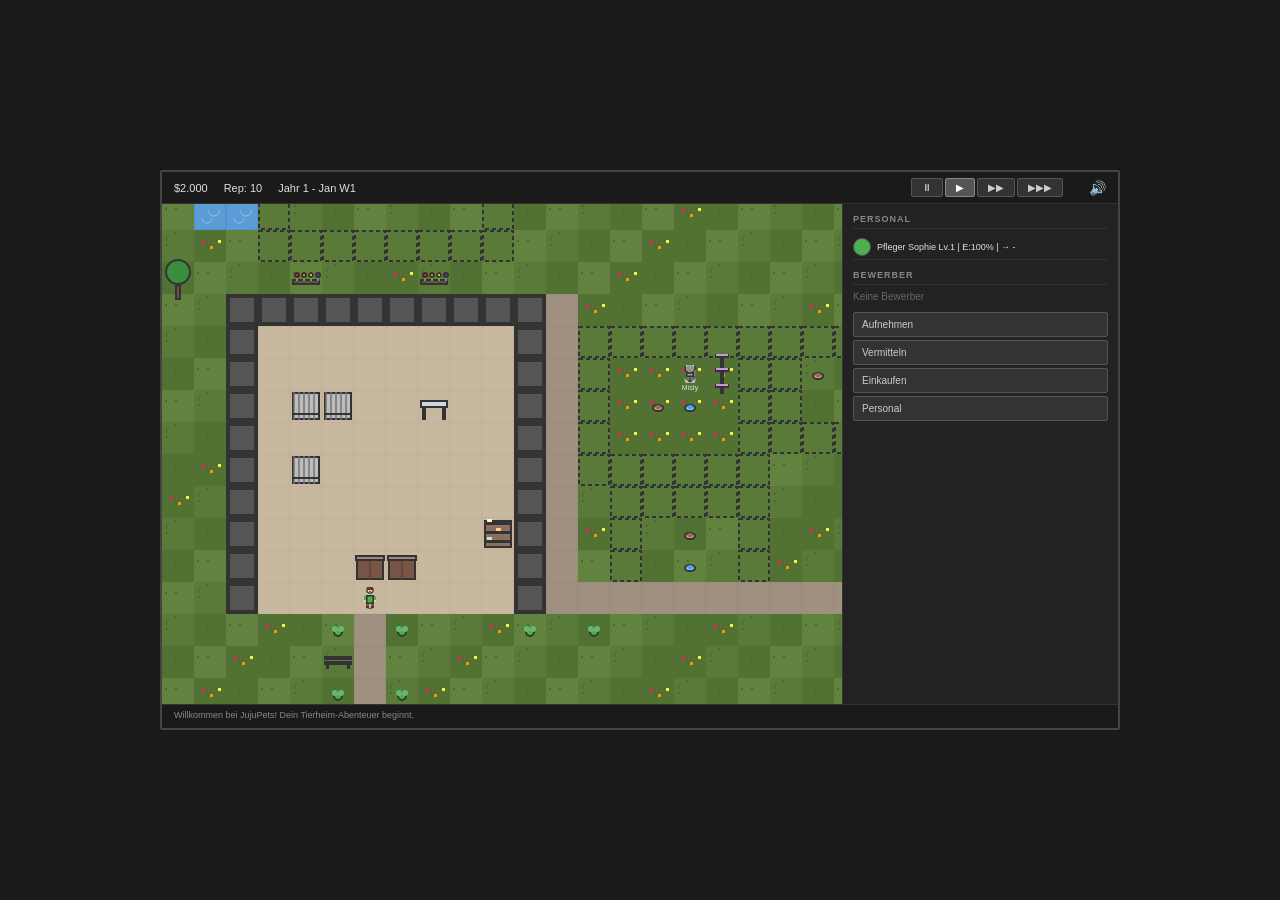
<file: index.html>
<!DOCTYPE html>
<html lang="de">
<head>
  <meta charset="UTF-8">
  <meta name="viewport" content="width=device-width, initial-scale=1.0">
  <title>JujuPets</title>
  <link rel="stylesheet" href="css/style.css">
</head>
<body>
  <div id="game-container">
    <div id="stats-bar">
      <span id="stat-money">$0</span>
      <span id="stat-reputation">Rep: 0</span>
      <span id="stat-date">Jahr 1 - Jan W1</span>
      <div id="speed-controls">
        <button data-speed="0" class="speed-btn">⏸</button>
        <button data-speed="1" class="speed-btn active">▶</button>
        <button data-speed="2" class="speed-btn">▶▶</button>
        <button data-speed="3" class="speed-btn">▶▶▶</button>
      </div>
      <button id="mute-btn" title="Lautstärke">&#x1f50a;</button>
      <div id="volume-popup" class="hidden">
        <label>Musik <input type="range" id="vol-music" min="0" max="100" value="50"></label>
        <label>SFX <input type="range" id="vol-sfx" min="0" max="100" value="70"></label>
        <label>Ambient <input type="range" id="vol-ambient" min="0" max="100" value="30"></label>
        <label><input type="checkbox" id="vol-mute"> Stumm</label>
      </div>
    </div>
    <div id="main-area">
      <canvas id="shelter-canvas" width="680" height="500"></canvas>
      <div id="side-panel">
        <div id="panel-staff" class="panel-section">
          <h3>Personal</h3>
          <div id="staff-list"></div>
        </div>
        <div id="panel-applicants" class="panel-section">
          <h3>Bewerber</h3>
          <div id="applicant-list"></div>
        </div>
        <div id="panel-actions" class="panel-section">
          <button class="action-btn" data-action="intake">Aufnehmen</button>
          <button class="action-btn" data-action="adopt">Vermitteln</button>
          <button class="action-btn" data-action="shop">Einkaufen</button>
          <button class="action-btn" data-action="staff">Personal</button>
        </div>
      </div>
    </div>
    <div id="event-ticker"></div>
  </div>
  <div id="dialog-overlay" class="hidden">
    <div id="dialog-box">
      <h3 id="dialog-title"></h3>
      <div id="dialog-content"></div>
      <div id="dialog-buttons"></div>
    </div>
  </div>
  <script type="module" src="js/main.js"></script>
</body>
</html>
</file>
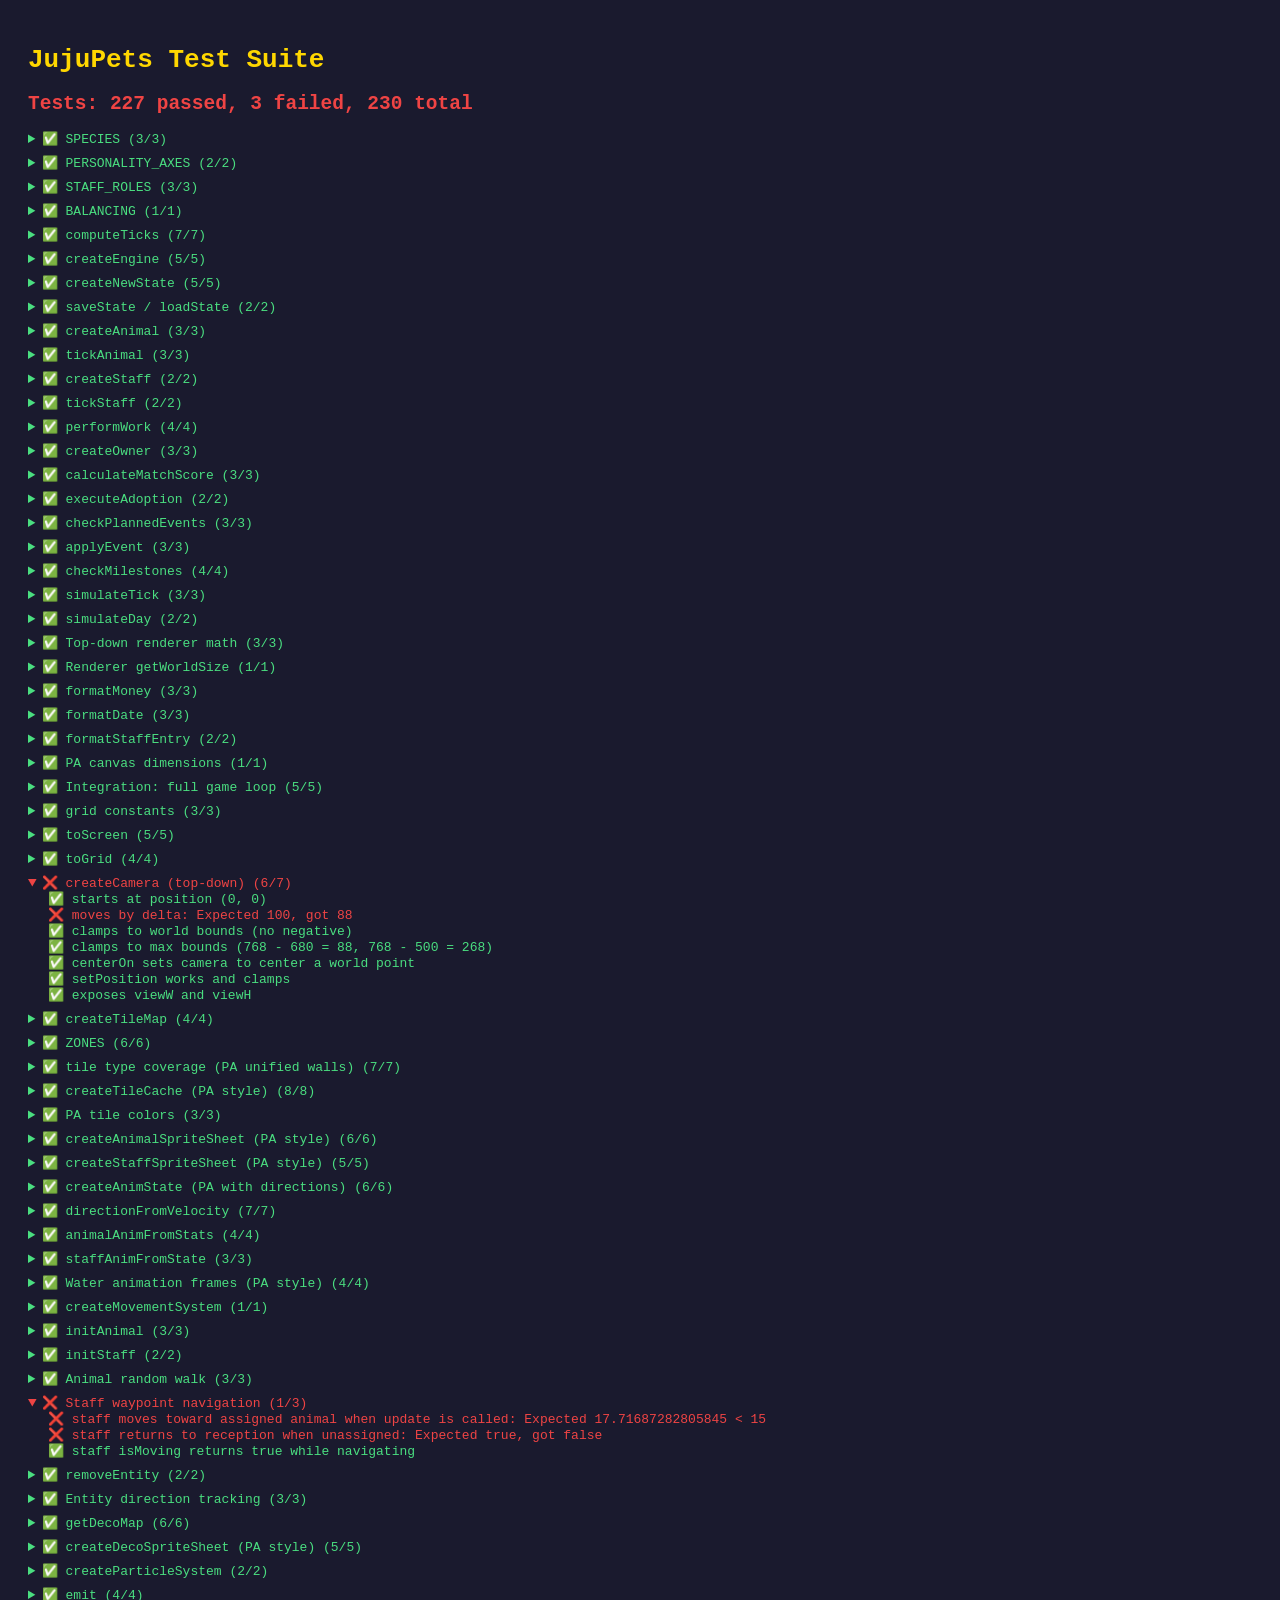
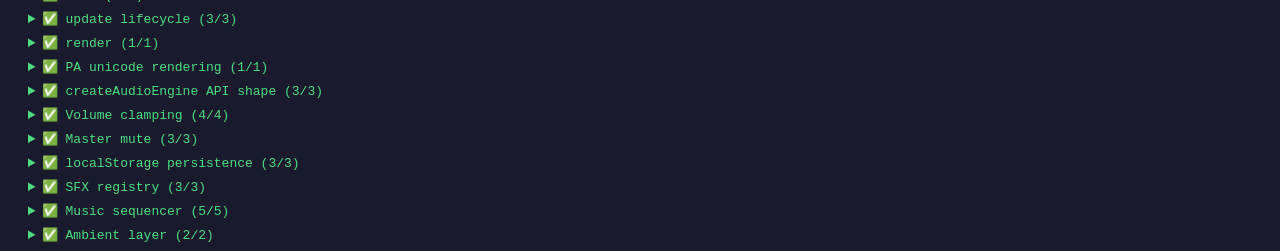
<file: test.html>
<!DOCTYPE html>
<html lang="de">
<head>
  <meta charset="UTF-8">
  <title>JujuPets Tests</title>
  <style>
    body { background: #1a1a2e; color: #eee; font-family: monospace; padding: 20px; }
    h1 { color: #ffd700; }
    details { margin: 8px 0; }
  </style>
</head>
<body>
  <h1>JujuPets Test Suite</h1>
  <h2 id="test-header">Running...</h2>
  <div id="test-results"></div>
  <script type="module">
    // Test module imports go here (must be before runAll)
    import './tests/data.test.js';
    import './tests/engine.test.js';
    import './tests/state.test.js';
    import './tests/animals.test.js';
    import './tests/staff.test.js';
    import './tests/matching.test.js';
    import './tests/events.test.js';
    import './tests/progression.test.js';
    import './tests/simulation.test.js';
    import './tests/renderer.test.js';
    import './tests/ui.test.js';
    import './tests/integration.test.js';
    import './tests/grid.test.js';
    import './tests/camera.test.js';
    import './tests/tilemap.test.js';
    import './tests/tile-factory.test.js';
    import './tests/sprite-factory.test.js';
    import './tests/sprites.test.js';
    import './tests/water-anim.test.js';
    import './tests/movement.test.js';
    import './tests/deco.test.js';
    import './tests/deco-sprites.test.js';
    import './tests/particles.test.js';
    import './tests/audio.test.js';
    import { runAll } from './js/test-runner.js';
    runAll();
  </script>
</body>
</html>
</file>
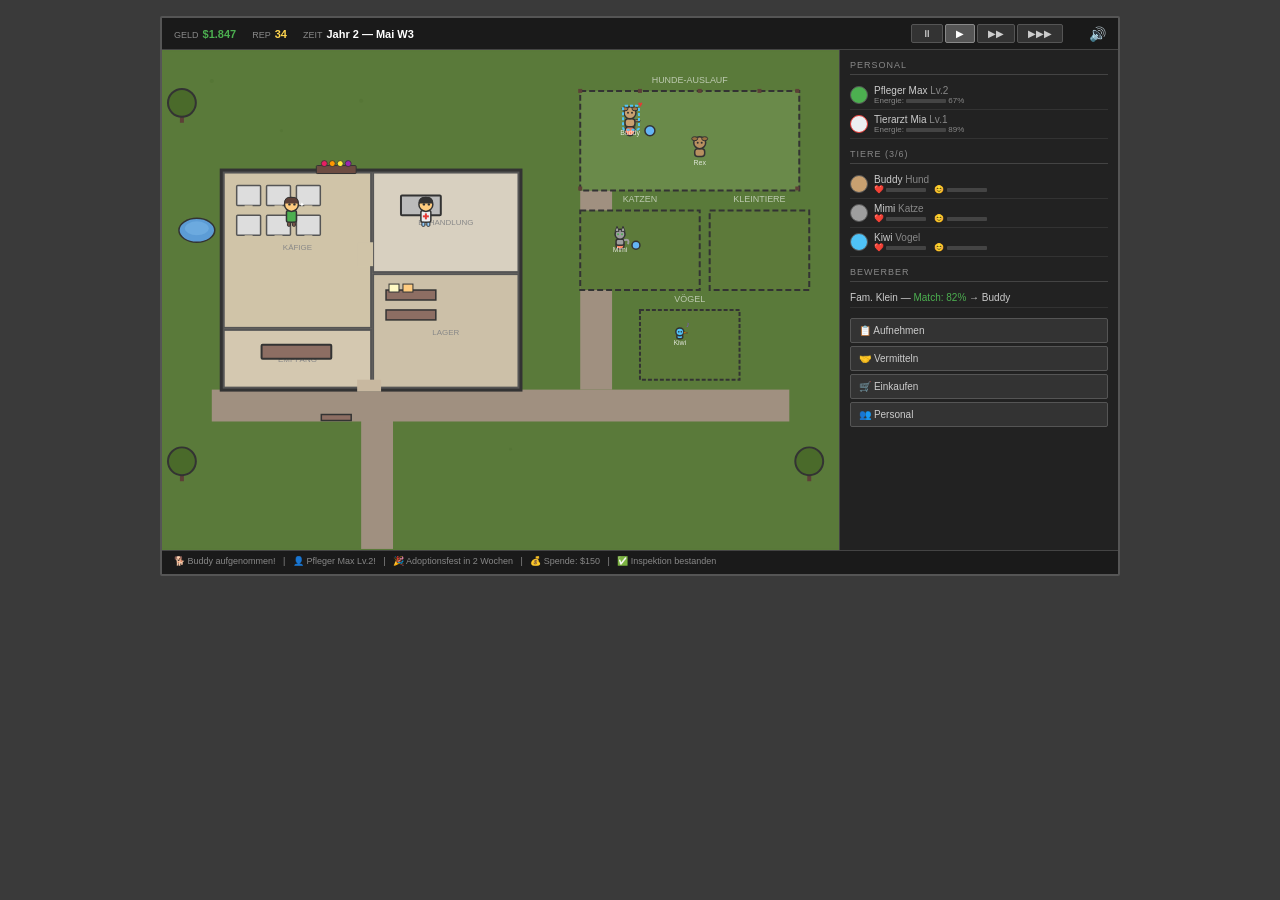
<file: .superpowers/brainstorm/10532-1775836223/content/pa-style-mockup.html>
<!DOCTYPE html>
<html lang="de">
<head>
<meta charset="UTF-8">
<title>JujuPets — Prison Architect Style Mockup</title>
<style>
  * { margin: 0; padding: 0; box-sizing: border-box; }
  body { background: #3a3a3a; font-family: 'Segoe UI', Arial, sans-serif; font-size: 12px; color: #e0e0e0; display: flex; justify-content: center; padding: 16px; }

  #game-container { width: 960px; background: #2a2a2a; border: 2px solid #555; border-radius: 2px; }

  /* Stats bar — utilitarian, dark, functional */
  #stats-bar {
    display: flex; align-items: center; gap: 16px; padding: 6px 12px;
    background: #1a1a1a; border-bottom: 1px solid #444; font-size: 11px; color: #ccc;
  }
  .stat { color: #e0e0e0; }
  .stat-label { color: #888; font-size: 9px; margin-right: 4px; }
  .stat-value { color: #fff; font-weight: bold; }
  .stat-money .stat-value { color: #4CAF50; }
  .stat-rep .stat-value { color: #FFD54F; }

  .toolbar-btn {
    background: #333; color: #ccc; border: 1px solid #555; padding: 3px 10px;
    font-size: 10px; cursor: pointer; border-radius: 2px;
  }
  .toolbar-btn:hover { background: #444; }
  .toolbar-btn.active { background: #555; color: #fff; border-color: #888; }
  #speed-controls { display: flex; gap: 2px; margin-left: auto; }
  #mute-btn { margin-left: 10px; font-size: 14px; background: none; border: none; color: #888; cursor: pointer; }
  #mute-btn:hover { color: #fff; }

  /* Main area */
  #main-area { display: flex; }

  /* Canvas (top-down grid) */
  #canvas-area { width: 680px; height: 500px; background: #5a7a3a; position: relative; overflow: hidden; cursor: grab; }

  /* Side panel — dark, functional */
  #side-panel {
    width: 280px; padding: 10px; background: #222; border-left: 1px solid #444;
    overflow-y: auto; max-height: 500px; font-size: 10px;
  }
  .panel-section { margin-bottom: 10px; }
  .panel-header { color: #888; font-size: 9px; text-transform: uppercase; letter-spacing: 1px; margin-bottom: 6px; padding-bottom: 4px; border-bottom: 1px solid #444; }

  .action-btn {
    display: block; width: 100%; padding: 6px 8px; margin-bottom: 3px;
    background: #333; color: #ccc; border: 1px solid #555;
    font-family: inherit; font-size: 10px; cursor: pointer; border-radius: 2px; text-align: left;
  }
  .action-btn:hover { background: #444; color: #fff; border-color: #888; }

  .entry { display: flex; align-items: center; gap: 6px; padding: 4px 0; border-bottom: 1px solid #333; font-size: 10px; color: #ccc; }
  .portrait { width: 18px; height: 18px; border-radius: 50%; flex-shrink: 0; border: 1.5px solid #555; }
  .health-bar { display: inline-block; width: 40px; height: 4px; background: #444; border-radius: 1px; overflow: hidden; }
  .health-fill { height: 100%; border-radius: 1px; }

  /* Event ticker */
  #event-ticker {
    padding: 5px 12px; background: #1a1a1a; border-top: 1px solid #444;
    font-size: 9px; color: #888; min-height: 24px; overflow: hidden; white-space: nowrap;
  }
  .ticker-scroll { display: inline-block; animation: scroll 30s linear infinite; }
  @keyframes scroll { 0% { transform: translateX(100%); } 100% { transform: translateX(-200%); } }
</style>
</head>
<body>
<div id="game-container">

  <!-- STATS BAR -->
  <div id="stats-bar">
    <span class="stat stat-money"><span class="stat-label">GELD</span><span class="stat-value">$1.847</span></span>
    <span class="stat stat-rep"><span class="stat-label">REP</span><span class="stat-value">34</span></span>
    <span class="stat"><span class="stat-label">ZEIT</span><span class="stat-value">Jahr 2 — Mai W3</span></span>
    <div id="speed-controls">
      <button class="toolbar-btn">⏸</button>
      <button class="toolbar-btn active">▶</button>
      <button class="toolbar-btn">▶▶</button>
      <button class="toolbar-btn">▶▶▶</button>
    </div>
    <button id="mute-btn">🔊</button>
  </div>

  <!-- MAIN AREA -->
  <div id="main-area">

    <!-- TOP-DOWN CANVAS -->
    <div id="canvas-area">
      <svg viewBox="0 0 680 500" style="width:100%;height:100%;">
        <!-- Grass background -->
        <rect width="680" height="500" fill="#5a7a3a"/>

        <!-- Grass texture (subtle darker spots) -->
        <g fill="#4d6d30" opacity="0.3">
          <circle cx="50" cy="30" r="2"/><circle cx="120" cy="80" r="1.5"/>
          <circle cx="200" cy="50" r="2"/><circle cx="300" cy="120" r="1.5"/>
          <circle cx="450" cy="60" r="2"/><circle cx="550" cy="90" r="1"/>
          <circle cx="100" cy="300" r="2"/><circle cx="350" cy="400" r="1.5"/>
          <circle cx="600" cy="350" r="2"/><circle cx="500" cy="200" r="1"/>
        </g>

        <!-- PATHS (concrete/gravel) -->
        <g fill="#a09080">
          <!-- Main path from bottom to building -->
          <rect x="200" y="350" width="32" height="150"/>
          <!-- Horizontal path -->
          <rect x="50" y="340" width="580" height="32"/>
          <!-- Path to right enclosures -->
          <rect x="420" y="140" width="32" height="200"/>
        </g>

        <!-- BUILDING (top-down, thick walls) -->
        <g>
          <!-- Outer walls — thick dark outline -->
          <rect x="60" y="120" width="300" height="220" fill="#c8b8a0" stroke="#333" stroke-width="4"/>

          <!-- Inner rooms — divided by thinner walls -->
          <!-- Reception -->
          <rect x="62" y="280" width="148" height="58" fill="#d4c8b0" stroke="#555" stroke-width="2"/>
          <text x="136" y="312" text-anchor="middle" fill="#888" font-size="8">EMPFANG</text>

          <!-- Cages room -->
          <rect x="62" y="122" width="148" height="156" fill="#d0c4a8" stroke="#555" stroke-width="2"/>
          <text x="136" y="200" text-anchor="middle" fill="#888" font-size="8">KÄFIGE</text>

          <!-- Treatment room -->
          <rect x="212" y="122" width="146" height="100" fill="#d8d0c0" stroke="#555" stroke-width="2"/>
          <text x="285" y="175" text-anchor="middle" fill="#888" font-size="8">BEHANDLUNG</text>

          <!-- Storage -->
          <rect x="212" y="224" width="146" height="114" fill="#ccc0a8" stroke="#555" stroke-width="2"/>
          <text x="285" y="285" text-anchor="middle" fill="#888" font-size="8">LAGER</text>

          <!-- Door openings -->
          <rect x="196" y="330" width="24" height="12" fill="#c8b8a0"/>
          <rect x="196" y="192" width="16" height="24" fill="#d0c4a8"/>
        </g>

        <!-- FURNITURE (simple PA-style shapes with outlines) -->

        <!-- Counter in reception -->
        <rect x="100" y="295" width="70" height="14" rx="1" fill="#8D6E63" stroke="#333" stroke-width="2"/>

        <!-- Cages in cage room -->
        <g stroke="#555" stroke-width="1.5" fill="#ddd">
          <rect x="75" y="135" width="24" height="20" rx="1"/>
          <rect x="105" y="135" width="24" height="20" rx="1"/>
          <rect x="135" y="135" width="24" height="20" rx="1"/>
          <rect x="75" y="165" width="24" height="20" rx="1"/>
          <rect x="105" y="165" width="24" height="20" rx="1"/>
          <rect x="135" y="165" width="24" height="20" rx="1"/>
        </g>
        <!-- Cage doors (small gaps) -->
        <g fill="#d0c4a8">
          <rect x="83" y="155" width="8" height="2"/>
          <rect x="113" y="155" width="8" height="2"/>
          <rect x="143" y="155" width="8" height="2"/>
          <rect x="83" y="185" width="8" height="2"/>
          <rect x="113" y="185" width="8" height="2"/>
          <rect x="143" y="185" width="8" height="2"/>
        </g>

        <!-- Treatment table -->
        <rect x="240" y="145" width="40" height="20" rx="1" fill="#bbb" stroke="#333" stroke-width="2"/>

        <!-- Shelves in storage -->
        <rect x="225" y="240" width="50" height="10" fill="#8D6E63" stroke="#333" stroke-width="1.5"/>
        <rect x="225" y="260" width="50" height="10" fill="#8D6E63" stroke="#333" stroke-width="1.5"/>
        <!-- Food bags -->
        <rect x="228" y="234" width="10" height="8" fill="#FFF9C4" stroke="#333" stroke-width="1"/>
        <rect x="242" y="234" width="10" height="8" fill="#FFCC80" stroke="#333" stroke-width="1"/>

        <!-- OUTDOOR ENCLOSURES (fenced areas) -->

        <!-- Dog run -->
        <rect x="420" y="40" width="220" height="100" fill="#6a8a4a" stroke="#333" stroke-width="2" stroke-dasharray="6,3"/>
        <text x="530" y="32" text-anchor="middle" fill="#fff" font-size="9" opacity="0.6">HUNDE-AUSLAUF</text>
        <!-- Fence posts -->
        <g fill="#5D4037">
          <rect x="418" y="38" width="4" height="4"/><rect x="478" y="38" width="4" height="4"/>
          <rect x="538" y="38" width="4" height="4"/><rect x="598" y="38" width="4" height="4"/>
          <rect x="636" y="38" width="4" height="4"/>
          <rect x="418" y="136" width="4" height="4"/><rect x="636" y="136" width="4" height="4"/>
        </g>

        <!-- Cat enclosure -->
        <rect x="420" y="160" width="120" height="80" fill="#5d7a3a" stroke="#333" stroke-width="2" stroke-dasharray="6,3"/>
        <text x="480" y="152" text-anchor="middle" fill="#fff" font-size="9" opacity="0.6">KATZEN</text>

        <!-- Small pet area -->
        <rect x="550" y="160" width="100" height="80" fill="#5d7a3a" stroke="#333" stroke-width="2" stroke-dasharray="6,3"/>
        <text x="600" y="152" text-anchor="middle" fill="#fff" font-size="9" opacity="0.6">KLEINTIERE</text>

        <!-- Bird aviary -->
        <rect x="480" y="260" width="100" height="70" fill="#5d7a3a" stroke="#333" stroke-width="2" stroke-dasharray="4,2"/>
        <text x="530" y="252" text-anchor="middle" fill="#fff" font-size="9" opacity="0.6">VÖGEL</text>

        <!-- Food/water bowls -->
        <g>
          <circle cx="470" cy="80" r="5" fill="#FF8A65" stroke="#333" stroke-width="1.5"/>
          <circle cx="490" cy="80" r="5" fill="#64B5F6" stroke="#333" stroke-width="1.5"/>
          <circle cx="460" cy="195" r="4" fill="#FF8A65" stroke="#333" stroke-width="1.5"/>
          <circle cx="476" cy="195" r="4" fill="#64B5F6" stroke="#333" stroke-width="1.5"/>
        </g>

        <!-- TREES (simple circles with trunk) -->
        <g>
          <rect x="18" y="60" width="4" height="12" fill="#5D4037"/>
          <circle cx="20" cy="52" r="14" fill="#4a6a2a" stroke="#333" stroke-width="2"/>
          <rect x="18" y="420" width="4" height="12" fill="#5D4037"/>
          <circle cx="20" cy="412" r="14" fill="#4a6a2a" stroke="#333" stroke-width="2"/>
          <rect x="648" y="420" width="4" height="12" fill="#5D4037"/>
          <circle cx="650" cy="412" r="14" fill="#4a6a2a" stroke="#333" stroke-width="2"/>
        </g>

        <!-- WATER FEATURE -->
        <ellipse cx="35" cy="180" rx="18" ry="12" fill="#5C9CD6" stroke="#333" stroke-width="1.5"/>
        <ellipse cx="35" cy="178" rx="12" ry="7" fill="#7CB8E8" opacity="0.5"/>

        <!-- BENCH -->
        <rect x="160" y="365" width="30" height="6" fill="#8D6E63" stroke="#333" stroke-width="1.5"/>

        <!-- ============== CHARACTERS (Prison Architect style) ============== -->

        <!-- DOG (big head blob, stubby body, thick outline) -->
        <g transform="translate(470, 70)">
          <ellipse cx="0" cy="6" rx="6" ry="3" fill="rgba(0,0,0,0.15)"/>
          <!-- Body -->
          <rect x="-5" y="-2" width="10" height="8" rx="3" fill="#C8A070" stroke="#333" stroke-width="1.5"/>
          <!-- Head (big!) -->
          <circle cx="0" cy="-8" r="6" fill="#C8A070" stroke="#333" stroke-width="1.5"/>
          <!-- Ears -->
          <ellipse cx="-5" cy="-12" rx="3" ry="2" fill="#A07848" stroke="#333" stroke-width="1"/>
          <ellipse cx="5" cy="-12" rx="3" ry="2" fill="#A07848" stroke="#333" stroke-width="1"/>
          <!-- Eyes (dots) -->
          <circle cx="-2" cy="-8" r="1" fill="#333"/>
          <circle cx="2" cy="-8" r="1" fill="#333"/>
          <!-- Tail -->
          <rect x="5" y="-1" width="5" height="2" rx="1" fill="#C8A070" stroke="#333" stroke-width="1"/>
          <!-- Name -->
          <text x="0" y="14" text-anchor="middle" fill="#fff" font-size="7" opacity="0.8">Buddy</text>
          <!-- Heart particle -->
          <text x="8" y="-14" fill="#E53935" font-size="8">♥</text>
        </g>

        <!-- DOG 2 -->
        <g transform="translate(540, 100)">
          <rect x="-5" y="-2" width="10" height="8" rx="3" fill="#B89060" stroke="#333" stroke-width="1.5"/>
          <circle cx="0" cy="-8" r="6" fill="#B89060" stroke="#333" stroke-width="1.5"/>
          <ellipse cx="-5" cy="-12" rx="3" ry="2" fill="#987040" stroke="#333" stroke-width="1"/>
          <ellipse cx="5" cy="-12" rx="3" ry="2" fill="#987040" stroke="#333" stroke-width="1"/>
          <circle cx="-2" cy="-8" r="1" fill="#333"/>
          <circle cx="2" cy="-8" r="1" fill="#333"/>
          <text x="0" y="14" text-anchor="middle" fill="#fff" font-size="7" opacity="0.8">Rex</text>
        </g>

        <!-- CAT -->
        <g transform="translate(460, 190)">
          <rect x="-4" y="-1" width="8" height="6" rx="2" fill="#9E9E9E" stroke="#333" stroke-width="1.5"/>
          <circle cx="0" cy="-6" r="5" fill="#9E9E9E" stroke="#333" stroke-width="1.5"/>
          <!-- Pointy ears -->
          <polygon points="-5,-9 -3,-14 -1,-9" fill="#BDBDBD" stroke="#333" stroke-width="1"/>
          <polygon points="1,-9 3,-14 5,-9" fill="#BDBDBD" stroke="#333" stroke-width="1"/>
          <!-- Eyes (green dots) -->
          <circle cx="-2" cy="-6" r="1" fill="#4CAF50"/>
          <circle cx="2" cy="-6" r="1" fill="#4CAF50"/>
          <!-- Tail -->
          <path d="M4,0 Q10,-2 8,4" stroke="#9E9E9E" stroke-width="2" fill="none"/>
          <text x="0" y="12" text-anchor="middle" fill="#fff" font-size="7" opacity="0.8">Mimi</text>
        </g>

        <!-- BIRD -->
        <g transform="translate(520, 285)">
          <rect x="-3" y="0" width="6" height="4" rx="2" fill="#4FC3F7" stroke="#333" stroke-width="1.5"/>
          <circle cx="0" cy="-3" r="4" fill="#4FC3F7" stroke="#333" stroke-width="1.5"/>
          <!-- Beak -->
          <polygon points="4,-3 8,-2 4,-1" fill="#FF9800" stroke="#333" stroke-width="0.5"/>
          <circle cx="-1" cy="-3" r="0.8" fill="#333"/>
          <circle cx="1.5" cy="-3" r="0.8" fill="#333"/>
          <text x="0" y="10" text-anchor="middle" fill="#fff" font-size="7" opacity="0.8">Kiwi</text>
          <text x="6" y="-8" fill="#7E57C2" font-size="8">♪</text>
        </g>

        <!-- STAFF: Caretaker (PA style — big head, green uniform, thick outline) -->
        <g transform="translate(130, 160)">
          <ellipse cx="0" cy="12" rx="5" ry="2" fill="rgba(0,0,0,0.15)"/>
          <!-- Body (green uniform) -->
          <rect x="-5" y="0" width="10" height="12" rx="2" fill="#4CAF50" stroke="#333" stroke-width="1.5"/>
          <!-- Legs (stubby) -->
          <rect x="-4" y="12" width="3" height="4" rx="1" fill="#795548" stroke="#333" stroke-width="1"/>
          <rect x="1" y="12" width="3" height="4" rx="1" fill="#795548" stroke="#333" stroke-width="1"/>
          <!-- Head (BIG, PA-style) -->
          <circle cx="0" cy="-6" r="7" fill="#FFCC80" stroke="#333" stroke-width="1.5"/>
          <!-- Hair -->
          <path d="M-7,-7 Q-7,-14 0,-13 Q7,-14 7,-7" fill="#5D4037" stroke="#333" stroke-width="1"/>
          <!-- Eyes (simple dots) -->
          <circle cx="-2" cy="-6" r="1.2" fill="#333"/>
          <circle cx="3" cy="-6" r="1.2" fill="#333"/>
          <!-- Sparkle -->
          <text x="8" y="-3" fill="#FFF" font-size="7">✦</text>
        </g>

        <!-- STAFF: Vet (white coat, PA style) -->
        <g transform="translate(265, 160)">
          <ellipse cx="0" cy="12" rx="5" ry="2" fill="rgba(0,0,0,0.15)"/>
          <rect x="-5" y="0" width="10" height="12" rx="2" fill="#ECEFF1" stroke="#333" stroke-width="1.5"/>
          <!-- Red cross on coat -->
          <rect x="-1" y="3" width="2" height="6" fill="#E53935"/>
          <rect x="-3" y="5" width="6" height="2" fill="#E53935"/>
          <rect x="-4" y="12" width="3" height="4" rx="1" fill="#90CAF9" stroke="#333" stroke-width="1"/>
          <rect x="1" y="12" width="3" height="4" rx="1" fill="#90CAF9" stroke="#333" stroke-width="1"/>
          <circle cx="0" cy="-6" r="7" fill="#FFCC80" stroke="#333" stroke-width="1.5"/>
          <path d="M-7,-7 Q-7,-14 0,-13 Q7,-14 7,-7" fill="#333" stroke="#333" stroke-width="1"/>
          <circle cx="-2" cy="-6" r="1.2" fill="#333"/>
          <circle cx="3" cy="-6" r="1.2" fill="#333"/>
        </g>

        <!-- Flower bed -->
        <g transform="translate(175, 115)">
          <rect x="-20" y="0" width="40" height="8" rx="1" fill="#6D4C41" stroke="#333" stroke-width="1"/>
          <circle cx="-12" cy="-2" r="3" fill="#E91E63" stroke="#333" stroke-width="0.8"/>
          <circle cx="-4" cy="-2" r="3" fill="#FF9800" stroke="#333" stroke-width="0.8"/>
          <circle cx="4" cy="-2" r="3" fill="#FFEB3B" stroke="#333" stroke-width="0.8"/>
          <circle cx="12" cy="-2" r="3" fill="#9C27B0" stroke="#333" stroke-width="0.8"/>
        </g>

        <!-- Selection highlight (PA-style blue outline on selected entity) -->
        <rect x="463" y="55" width="16" height="24" fill="none" stroke="#4FC3F7" stroke-width="2" stroke-dasharray="3,2" rx="2"/>

      </svg>
    </div>

    <!-- SIDE PANEL -->
    <div id="side-panel">
      <div class="panel-section">
        <div class="panel-header">Personal</div>
        <div class="entry">
          <div class="portrait" style="background:#4CAF50;"></div>
          <div>
            <div>Pfleger Max <span style="color:#888;">Lv.2</span></div>
            <div style="color:#888;font-size:8px;">Energie: <span class="health-bar"><span class="health-fill" style="width:67%;background:#4CAF50;"></span></span> 67%</div>
          </div>
        </div>
        <div class="entry">
          <div class="portrait" style="background:#ECEFF1;border-color:#E53935;"></div>
          <div>
            <div>Tierarzt Mia <span style="color:#888;">Lv.1</span></div>
            <div style="color:#888;font-size:8px;">Energie: <span class="health-bar"><span class="health-fill" style="width:89%;background:#4CAF50;"></span></span> 89%</div>
          </div>
        </div>
      </div>

      <div class="panel-section">
        <div class="panel-header">Tiere (3/6)</div>
        <div class="entry">
          <div class="portrait" style="background:#C8A070;"></div>
          <div style="flex:1;">
            <div>Buddy <span style="color:#888;">Hund</span></div>
            <div style="display:flex;gap:8px;font-size:8px;color:#888;">
              <span>❤️ <span class="health-bar"><span class="health-fill" style="width:72%;background:#E53935;"></span></span></span>
              <span>😊 <span class="health-bar"><span class="health-fill" style="width:81%;background:#FFD54F;"></span></span></span>
            </div>
          </div>
        </div>
        <div class="entry">
          <div class="portrait" style="background:#9E9E9E;"></div>
          <div style="flex:1;">
            <div>Mimi <span style="color:#888;">Katze</span></div>
            <div style="display:flex;gap:8px;font-size:8px;color:#888;">
              <span>❤️ <span class="health-bar"><span class="health-fill" style="width:85%;background:#E53935;"></span></span></span>
              <span>😊 <span class="health-bar"><span class="health-fill" style="width:64%;background:#FFD54F;"></span></span></span>
            </div>
          </div>
        </div>
        <div class="entry">
          <div class="portrait" style="background:#4FC3F7;"></div>
          <div style="flex:1;">
            <div>Kiwi <span style="color:#888;">Vogel</span></div>
            <div style="display:flex;gap:8px;font-size:8px;color:#888;">
              <span>❤️ <span class="health-bar"><span class="health-fill" style="width:60%;background:#E53935;"></span></span></span>
              <span>😊 <span class="health-bar"><span class="health-fill" style="width:45%;background:#FF9800;"></span></span></span>
            </div>
          </div>
        </div>
      </div>

      <div class="panel-section">
        <div class="panel-header">Bewerber</div>
        <div class="entry">
          <span>Fam. Klein — <span style="color:#4CAF50;">Match: 82%</span> → Buddy</span>
        </div>
      </div>

      <div class="panel-section">
        <button class="action-btn">📋 Aufnehmen</button>
        <button class="action-btn">🤝 Vermitteln</button>
        <button class="action-btn">🛒 Einkaufen</button>
        <button class="action-btn">👥 Personal</button>
      </div>
    </div>
  </div>

  <!-- EVENT TICKER -->
  <div id="event-ticker">
    <span class="ticker-scroll">
      🐕 Buddy aufgenommen! &nbsp;&nbsp;|&nbsp;&nbsp; 👤 Pfleger Max Lv.2! &nbsp;&nbsp;|&nbsp;&nbsp; 🎉 Adoptionsfest in 2 Wochen &nbsp;&nbsp;|&nbsp;&nbsp; 💰 Spende: $150 &nbsp;&nbsp;|&nbsp;&nbsp; ✅ Inspektion bestanden
    </span>
  </div>

</div>
</body>
</html>
</file>
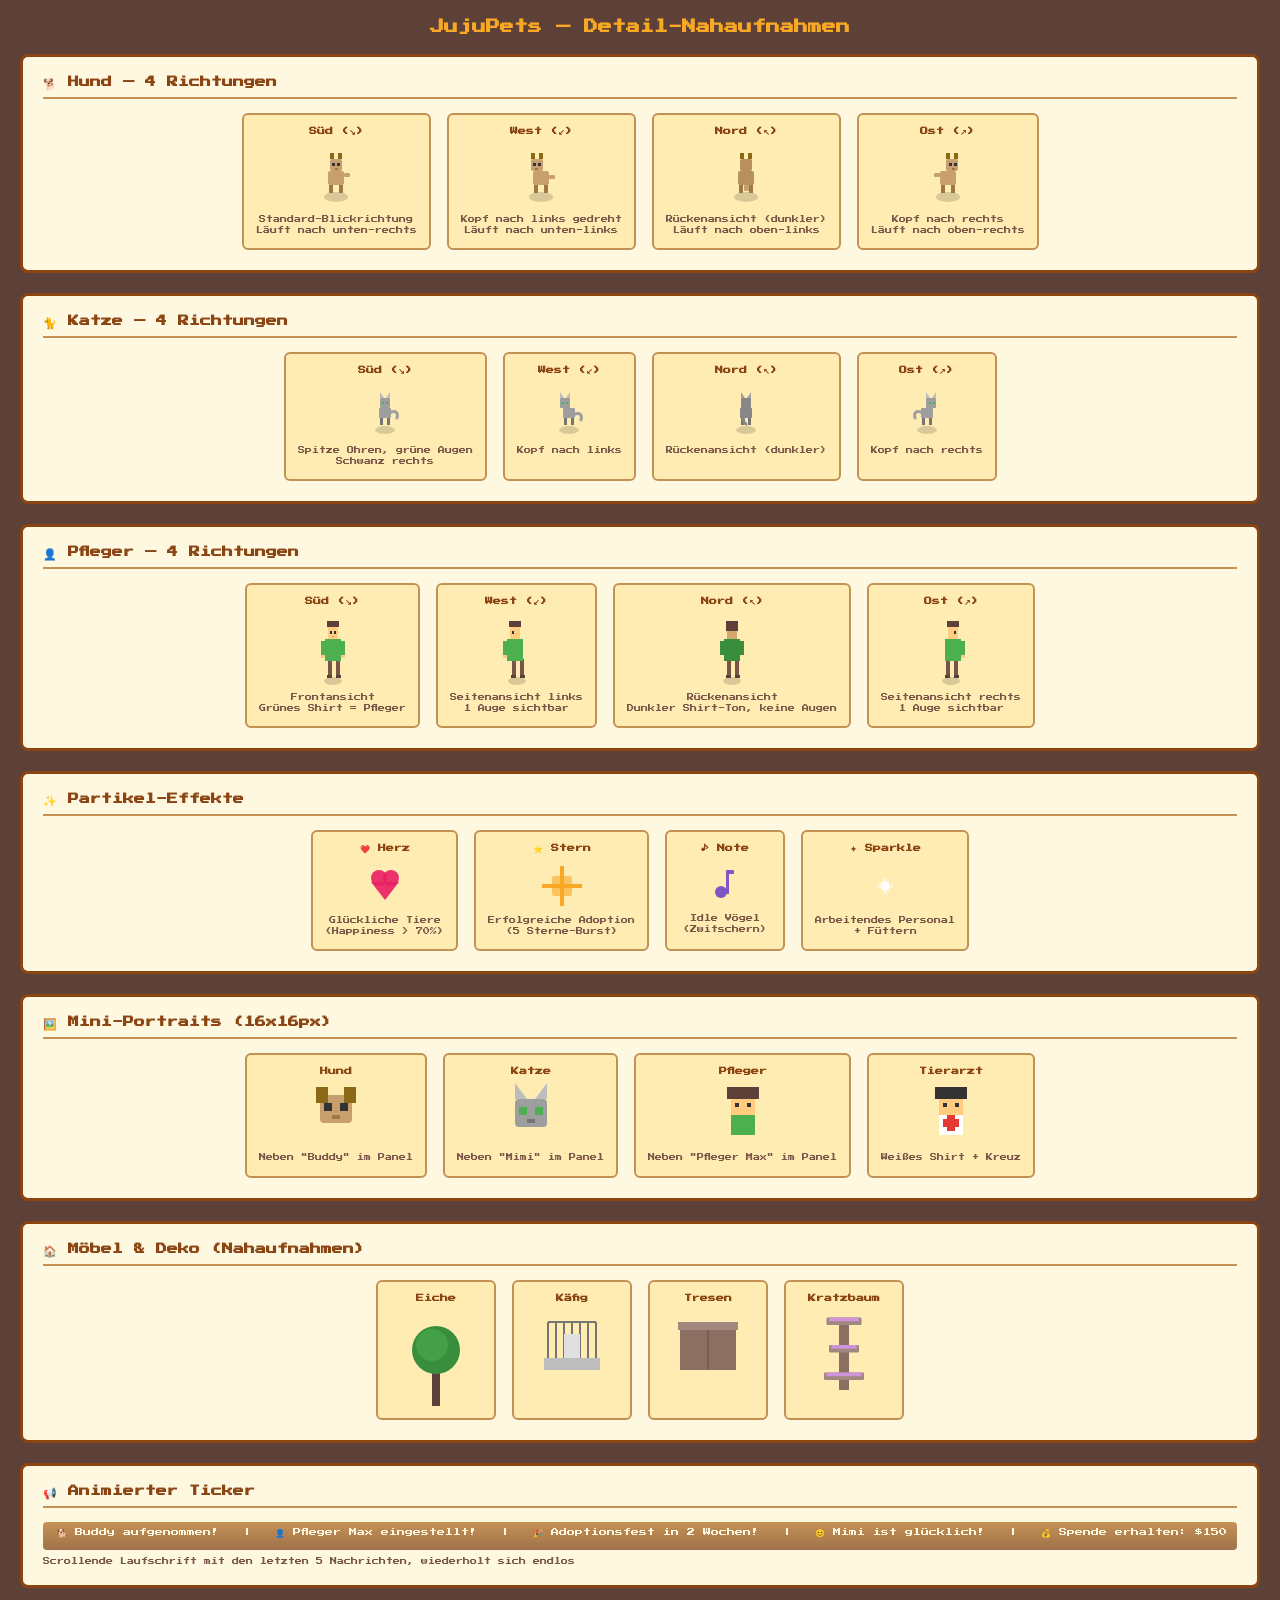
<file: .superpowers/brainstorm/7892-1775830442/content/detail-closeups.html>
<!DOCTYPE html>
<html lang="de">
<head>
<meta charset="UTF-8">
<title>JujuPets — Detail-Nahaufnahmen</title>
<style>
  @import url('https://fonts.googleapis.com/css2?family=Press+Start+2P&display=swap');
  * { margin: 0; padding: 0; box-sizing: border-box; }
  body { background: #5D4037; font-family: 'Press Start 2P', monospace; font-size: 10px; color: #4E342E; padding: 20px; }
  h1 { color: #F9A825; font-size: 14px; text-align: center; margin-bottom: 20px; }
  .section { background: #FFF8E1; border: 3px solid #8B4513; border-radius: 8px; padding: 20px; margin-bottom: 20px; }
  .section h2 { color: #8B4513; font-size: 11px; margin-bottom: 14px; border-bottom: 2px solid #C49155; padding-bottom: 6px; }
  .grid { display: flex; flex-wrap: wrap; gap: 16px; justify-content: center; }
  .cell { text-align: center; background: #FFECB3; border: 2px solid #C49155; border-radius: 6px; padding: 12px; min-width: 120px; }
  .cell h3 { font-size: 8px; color: #8B4513; margin-bottom: 8px; }
  .cell p { font-size: 7px; color: #795548; margin-top: 6px; line-height: 1.5; }
  svg { display: block; margin: 0 auto; }
</style>
</head>
<body>

<h1>JujuPets — Detail-Nahaufnahmen</h1>

<!-- TIERE MIT 4 RICHTUNGEN -->
<div class="section">
  <h2>🐕 Hund — 4 Richtungen</h2>
  <div class="grid">
    <div class="cell">
      <h3>Süd (↘)</h3>
      <svg width="64" height="64" viewBox="0 0 64 64">
        <ellipse cx="32" cy="52" rx="12" ry="5" fill="rgba(0,0,0,0.15)"/>
        <rect x="24" y="26" width="16" height="14" rx="2" fill="#C8A070"/>
        <rect x="26" y="14" width="12" height="12" rx="2" fill="#C8A070"/>
        <rect x="26" y="8" width="4" height="6" fill="#8B6914"/>
        <rect x="34" y="8" width="4" height="6" fill="#8B6914"/>
        <rect x="28" y="18" width="3" height="3" fill="#333"/>
        <rect x="33" y="18" width="3" height="3" fill="#333"/>
        <rect x="31" y="23" width="3" height="2" fill="#A07848"/>
        <rect x="25" y="40" width="4" height="8" fill="#A07848"/>
        <rect x="35" y="40" width="4" height="8" fill="#A07848"/>
        <!-- Tail right -->
        <rect x="40" y="28" width="6" height="4" rx="1" fill="#C8A070"/>
      </svg>
      <p>Standard-Blickrichtung<br>Läuft nach unten-rechts</p>
    </div>
    <div class="cell">
      <h3>West (↙)</h3>
      <svg width="64" height="64" viewBox="0 0 64 64">
        <ellipse cx="32" cy="52" rx="12" ry="5" fill="rgba(0,0,0,0.15)"/>
        <rect x="24" y="26" width="16" height="14" rx="2" fill="#C8A070"/>
        <rect x="22" y="14" width="12" height="12" rx="2" fill="#C8A070"/>
        <rect x="22" y="8" width="4" height="6" fill="#8B6914"/>
        <rect x="30" y="8" width="4" height="6" fill="#8B6914"/>
        <rect x="24" y="18" width="3" height="3" fill="#333"/>
        <rect x="29" y="18" width="3" height="3" fill="#333"/>
        <rect x="26" y="23" width="3" height="2" fill="#A07848"/>
        <rect x="25" y="40" width="4" height="8" fill="#A07848"/>
        <rect x="35" y="40" width="4" height="8" fill="#A07848"/>
        <!-- Tail right (body faces left) -->
        <rect x="40" y="30" width="6" height="4" rx="1" fill="#C8A070"/>
      </svg>
      <p>Kopf nach links gedreht<br>Läuft nach unten-links</p>
    </div>
    <div class="cell">
      <h3>Nord (↖)</h3>
      <svg width="64" height="64" viewBox="0 0 64 64">
        <ellipse cx="32" cy="52" rx="12" ry="5" fill="rgba(0,0,0,0.15)"/>
        <rect x="24" y="26" width="16" height="14" rx="2" fill="#B89060"/>
        <rect x="26" y="14" width="12" height="12" rx="2" fill="#B89060"/>
        <rect x="26" y="8" width="4" height="6" fill="#8B6914"/>
        <rect x="34" y="8" width="4" height="6" fill="#8B6914"/>
        <!-- No visible eyes (facing away) -->
        <rect x="25" y="40" width="4" height="8" fill="#A07848"/>
        <rect x="35" y="40" width="4" height="8" fill="#A07848"/>
        <!-- Tail toward viewer -->
        <rect x="30" y="40" width="5" height="6" rx="1" fill="#C8A070"/>
      </svg>
      <p>Rückenansicht (dunkler)<br>Läuft nach oben-links</p>
    </div>
    <div class="cell">
      <h3>Ost (↗)</h3>
      <svg width="64" height="64" viewBox="0 0 64 64">
        <ellipse cx="32" cy="52" rx="12" ry="5" fill="rgba(0,0,0,0.15)"/>
        <rect x="24" y="26" width="16" height="14" rx="2" fill="#C8A070"/>
        <rect x="30" y="14" width="12" height="12" rx="2" fill="#C8A070"/>
        <rect x="30" y="8" width="4" height="6" fill="#8B6914"/>
        <rect x="38" y="8" width="4" height="6" fill="#8B6914"/>
        <rect x="33" y="18" width="3" height="3" fill="#333"/>
        <rect x="38" y="18" width="3" height="3" fill="#333"/>
        <rect x="36" y="23" width="3" height="2" fill="#A07848"/>
        <rect x="25" y="40" width="4" height="8" fill="#A07848"/>
        <rect x="35" y="40" width="4" height="8" fill="#A07848"/>
        <!-- Tail left -->
        <rect x="18" y="28" width="6" height="4" rx="1" fill="#C8A070"/>
      </svg>
      <p>Kopf nach rechts<br>Läuft nach oben-rechts</p>
    </div>
  </div>
</div>

<!-- KATZE MIT 4 RICHTUNGEN -->
<div class="section">
  <h2>🐈 Katze — 4 Richtungen</h2>
  <div class="grid">
    <div class="cell">
      <h3>Süd (↘)</h3>
      <svg width="64" height="56" viewBox="0 0 64 56">
        <ellipse cx="32" cy="46" rx="10" ry="4" fill="rgba(0,0,0,0.15)"/>
        <rect x="26" y="24" width="12" height="10" rx="1" fill="#9E9E9E"/>
        <rect x="27" y="14" width="10" height="10" rx="1" fill="#9E9E9E"/>
        <polygon points="27,14 27,8 31,14" fill="#BDBDBD"/>
        <polygon points="37,14 37,8 33,14" fill="#BDBDBD"/>
        <rect x="29" y="18" width="2" height="2" fill="#4CAF50"/>
        <rect x="33" y="18" width="2" height="2" fill="#4CAF50"/>
        <rect x="27" y="34" width="3" height="7" fill="#757575"/>
        <rect x="34" y="34" width="3" height="7" fill="#757575"/>
        <!-- Tail curving right -->
        <path d="M38 28 Q46 26 44 34" stroke="#9E9E9E" stroke-width="3" fill="none" stroke-linecap="round"/>
      </svg>
      <p>Spitze Ohren, grüne Augen<br>Schwanz rechts</p>
    </div>
    <div class="cell">
      <h3>West (↙)</h3>
      <svg width="64" height="56" viewBox="0 0 64 56">
        <ellipse cx="32" cy="46" rx="10" ry="4" fill="rgba(0,0,0,0.15)"/>
        <rect x="26" y="24" width="12" height="10" rx="1" fill="#9E9E9E"/>
        <rect x="23" y="14" width="10" height="10" rx="1" fill="#9E9E9E"/>
        <polygon points="23,14 23,8 27,14" fill="#BDBDBD"/>
        <polygon points="33,14 33,8 29,14" fill="#BDBDBD"/>
        <rect x="25" y="18" width="2" height="2" fill="#4CAF50"/>
        <rect x="29" y="18" width="2" height="2" fill="#4CAF50"/>
        <rect x="27" y="34" width="3" height="7" fill="#757575"/>
        <rect x="34" y="34" width="3" height="7" fill="#757575"/>
        <path d="M38 30 Q46 28 44 36" stroke="#9E9E9E" stroke-width="3" fill="none" stroke-linecap="round"/>
      </svg>
      <p>Kopf nach links</p>
    </div>
    <div class="cell">
      <h3>Nord (↖)</h3>
      <svg width="64" height="56" viewBox="0 0 64 56">
        <ellipse cx="32" cy="46" rx="10" ry="4" fill="rgba(0,0,0,0.15)"/>
        <rect x="26" y="24" width="12" height="10" rx="1" fill="#878787"/>
        <rect x="27" y="14" width="10" height="10" rx="1" fill="#878787"/>
        <polygon points="27,14 27,8 31,14" fill="#A0A0A0"/>
        <polygon points="37,14 37,8 33,14" fill="#A0A0A0"/>
        <rect x="27" y="34" width="3" height="7" fill="#757575"/>
        <rect x="34" y="34" width="3" height="7" fill="#757575"/>
        <path d="M30 30 Q28 38 32 40" stroke="#878787" stroke-width="3" fill="none" stroke-linecap="round"/>
      </svg>
      <p>Rückenansicht (dunkler)</p>
    </div>
    <div class="cell">
      <h3>Ost (↗)</h3>
      <svg width="64" height="56" viewBox="0 0 64 56">
        <ellipse cx="32" cy="46" rx="10" ry="4" fill="rgba(0,0,0,0.15)"/>
        <rect x="26" y="24" width="12" height="10" rx="1" fill="#9E9E9E"/>
        <rect x="31" y="14" width="10" height="10" rx="1" fill="#9E9E9E"/>
        <polygon points="31,14 31,8 35,14" fill="#BDBDBD"/>
        <polygon points="41,14 41,8 37,14" fill="#BDBDBD"/>
        <rect x="34" y="18" width="2" height="2" fill="#4CAF50"/>
        <rect x="38" y="18" width="2" height="2" fill="#4CAF50"/>
        <rect x="27" y="34" width="3" height="7" fill="#757575"/>
        <rect x="34" y="34" width="3" height="7" fill="#757575"/>
        <path d="M26 28 Q18 26 20 34" stroke="#9E9E9E" stroke-width="3" fill="none" stroke-linecap="round"/>
      </svg>
      <p>Kopf nach rechts</p>
    </div>
  </div>
</div>

<!-- PERSONAL MIT 4 RICHTUNGEN -->
<div class="section">
  <h2>👤 Pfleger — 4 Richtungen</h2>
  <div class="grid">
    <div class="cell">
      <h3>Süd (↘)</h3>
      <svg width="48" height="72" viewBox="0 0 48 72">
        <ellipse cx="24" cy="66" rx="9" ry="4" fill="rgba(0,0,0,0.15)"/>
        <rect x="19" y="44" width="4" height="16" fill="#795548"/>
        <rect x="27" y="44" width="4" height="16" fill="#795548"/>
        <rect x="18" y="60" width="5" height="3" fill="#5D4037"/>
        <rect x="27" y="60" width="5" height="3" fill="#5D4037"/>
        <rect x="16" y="24" width="16" height="22" fill="#4CAF50"/>
        <rect x="12" y="26" width="4" height="14" fill="#4CAF50"/>
        <rect x="32" y="26" width="4" height="14" fill="#4CAF50"/>
        <rect x="12" y="40" width="4" height="3" fill="#FFCC80"/>
        <rect x="32" y="40" width="4" height="3" fill="#FFCC80"/>
        <rect x="19" y="10" width="10" height="14" fill="#FFCC80"/>
        <rect x="18" y="6" width="12" height="6" fill="#5D4037"/>
        <rect x="21" y="16" width="2" height="3" fill="#333"/>
        <rect x="25" y="16" width="2" height="3" fill="#333"/>
        <rect x="23" y="21" width="2" height="1" fill="#C49155"/>
      </svg>
      <p>Frontansicht<br>Grünes Shirt = Pfleger</p>
    </div>
    <div class="cell">
      <h3>West (↙)</h3>
      <svg width="48" height="72" viewBox="0 0 48 72">
        <ellipse cx="24" cy="66" rx="9" ry="4" fill="rgba(0,0,0,0.15)"/>
        <rect x="19" y="44" width="4" height="16" fill="#795548"/>
        <rect x="27" y="44" width="4" height="16" fill="#795548"/>
        <rect x="18" y="60" width="5" height="3" fill="#5D4037"/>
        <rect x="27" y="60" width="5" height="3" fill="#5D4037"/>
        <rect x="14" y="24" width="16" height="22" fill="#4CAF50"/>
        <rect x="10" y="26" width="4" height="14" fill="#4CAF50"/>
        <rect x="10" y="40" width="4" height="3" fill="#FFCC80"/>
        <rect x="17" y="10" width="10" height="14" fill="#FFCC80"/>
        <rect x="16" y="6" width="12" height="6" fill="#5D4037"/>
        <rect x="19" y="16" width="2" height="3" fill="#333"/>
      </svg>
      <p>Seitenansicht links<br>1 Auge sichtbar</p>
    </div>
    <div class="cell">
      <h3>Nord (↖)</h3>
      <svg width="48" height="72" viewBox="0 0 48 72">
        <ellipse cx="24" cy="66" rx="9" ry="4" fill="rgba(0,0,0,0.15)"/>
        <rect x="19" y="44" width="4" height="16" fill="#795548"/>
        <rect x="27" y="44" width="4" height="16" fill="#795548"/>
        <rect x="18" y="60" width="5" height="3" fill="#5D4037"/>
        <rect x="27" y="60" width="5" height="3" fill="#5D4037"/>
        <rect x="16" y="24" width="16" height="22" fill="#388E3C"/>
        <rect x="12" y="26" width="4" height="14" fill="#388E3C"/>
        <rect x="32" y="26" width="4" height="14" fill="#388E3C"/>
        <rect x="19" y="10" width="10" height="14" fill="#D4A76A"/>
        <rect x="18" y="6" width="12" height="10" fill="#5D4037"/>
      </svg>
      <p>Rückenansicht<br>Dunkler Shirt-Ton, keine Augen</p>
    </div>
    <div class="cell">
      <h3>Ost (↗)</h3>
      <svg width="48" height="72" viewBox="0 0 48 72">
        <ellipse cx="24" cy="66" rx="9" ry="4" fill="rgba(0,0,0,0.15)"/>
        <rect x="19" y="44" width="4" height="16" fill="#795548"/>
        <rect x="27" y="44" width="4" height="16" fill="#795548"/>
        <rect x="18" y="60" width="5" height="3" fill="#5D4037"/>
        <rect x="27" y="60" width="5" height="3" fill="#5D4037"/>
        <rect x="18" y="24" width="16" height="22" fill="#4CAF50"/>
        <rect x="34" y="26" width="4" height="14" fill="#4CAF50"/>
        <rect x="34" y="40" width="4" height="3" fill="#FFCC80"/>
        <rect x="21" y="10" width="10" height="14" fill="#FFCC80"/>
        <rect x="20" y="6" width="12" height="6" fill="#5D4037"/>
        <rect x="27" y="16" width="2" height="3" fill="#333"/>
      </svg>
      <p>Seitenansicht rechts<br>1 Auge sichtbar</p>
    </div>
  </div>
</div>

<!-- PARTIKEL-EFFEKTE -->
<div class="section">
  <h2>✨ Partikel-Effekte</h2>
  <div class="grid">
    <div class="cell">
      <h3>❤️ Herz</h3>
      <svg width="48" height="48" viewBox="0 0 48 48">
        <circle cx="18" cy="16" r="8" fill="#E91E63" opacity="0.9"/>
        <circle cx="30" cy="16" r="8" fill="#E91E63" opacity="0.9"/>
        <polygon points="10,20 24,38 38,20" fill="#E91E63" opacity="0.9"/>
      </svg>
      <p>Glückliche Tiere<br>(Happiness > 70%)</p>
    </div>
    <div class="cell">
      <h3>⭐ Stern</h3>
      <svg width="48" height="48" viewBox="0 0 48 48">
        <rect x="4" y="22" width="40" height="4" fill="#F9A825"/>
        <rect x="22" y="4" width="4" height="40" fill="#F9A825"/>
        <rect x="14" y="14" width="20" height="20" rx="2" fill="#F9A825" opacity="0.6"/>
      </svg>
      <p>Erfolgreiche Adoption<br>(5 Sterne-Burst)</p>
    </div>
    <div class="cell">
      <h3>♪ Note</h3>
      <svg width="48" height="48" viewBox="0 0 48 48">
        <circle cx="20" cy="32" r="6" fill="#7E57C2"/>
        <rect x="25" y="12" width="3" height="22" fill="#7E57C2"/>
        <rect x="25" y="10" width="8" height="4" rx="1" fill="#7E57C2"/>
      </svg>
      <p>Idle Vögel<br>(Zwitschern)</p>
    </div>
    <div class="cell">
      <h3>✦ Sparkle</h3>
      <svg width="48" height="48" viewBox="0 0 48 48">
        <rect x="20" y="20" width="8" height="8" fill="#FFF" opacity="0.9"/>
        <rect x="22" y="16" width="4" height="16" fill="#FFF" opacity="0.5"/>
        <rect x="16" y="22" width="16" height="4" fill="#FFF" opacity="0.5"/>
      </svg>
      <p>Arbeitendes Personal<br>+ Füttern</p>
    </div>
  </div>
</div>

<!-- MINI-PORTRAITS -->
<div class="section">
  <h2>🖼️ Mini-Portraits (16x16px)</h2>
  <div class="grid">
    <div class="cell">
      <h3>Hund</h3>
      <svg width="64" height="64" viewBox="0 0 16 16" style="image-rendering: pixelated;">
        <rect width="16" height="16" fill="#FFECB3" rx="2"/>
        <rect x="4" y="3" width="8" height="7" rx="1" fill="#C8A070"/>
        <rect x="3" y="1" width="3" height="4" fill="#8B6914"/>
        <rect x="10" y="1" width="3" height="4" fill="#8B6914"/>
        <rect x="5" y="5" width="2" height="2" fill="#333"/>
        <rect x="9" y="5" width="2" height="2" fill="#333"/>
        <rect x="7" y="8" width="2" height="1" fill="#A07848"/>
      </svg>
      <p>Neben "Buddy" im Panel</p>
    </div>
    <div class="cell">
      <h3>Katze</h3>
      <svg width="64" height="64" viewBox="0 0 16 16" style="image-rendering: pixelated;">
        <rect width="16" height="16" fill="#FFECB3" rx="2"/>
        <rect x="4" y="4" width="8" height="7" rx="1" fill="#9E9E9E"/>
        <polygon points="4,4 4,0 7,4" fill="#BDBDBD"/>
        <polygon points="12,4 12,0 9,4" fill="#BDBDBD"/>
        <rect x="5" y="6" width="2" height="2" fill="#4CAF50"/>
        <rect x="9" y="6" width="2" height="2" fill="#4CAF50"/>
        <rect x="7" y="9" width="2" height="1" fill="#757575"/>
      </svg>
      <p>Neben "Mimi" im Panel</p>
    </div>
    <div class="cell">
      <h3>Pfleger</h3>
      <svg width="64" height="64" viewBox="0 0 16 16" style="image-rendering: pixelated;">
        <rect width="16" height="16" fill="#FFECB3" rx="2"/>
        <rect x="5" y="7" width="6" height="6" fill="#4CAF50"/>
        <rect x="5" y="2" width="6" height="6" fill="#FFCC80"/>
        <rect x="4" y="1" width="8" height="3" fill="#5D4037"/>
        <rect x="6" y="5" width="1" height="1" fill="#333"/>
        <rect x="9" y="5" width="1" height="1" fill="#333"/>
      </svg>
      <p>Neben "Pfleger Max" im Panel</p>
    </div>
    <div class="cell">
      <h3>Tierarzt</h3>
      <svg width="64" height="64" viewBox="0 0 16 16" style="image-rendering: pixelated;">
        <rect width="16" height="16" fill="#FFECB3" rx="2"/>
        <rect x="5" y="7" width="6" height="6" fill="#FFFFFF"/>
        <rect x="5" y="2" width="6" height="6" fill="#FFCC80"/>
        <rect x="4" y="1" width="8" height="3" fill="#333"/>
        <rect x="6" y="5" width="1" height="1" fill="#333"/>
        <rect x="9" y="5" width="1" height="1" fill="#333"/>
        <!-- Red cross -->
        <rect x="7" y="8" width="2" height="4" fill="#E53935"/>
        <rect x="6" y="9" width="4" height="2" fill="#E53935"/>
      </svg>
      <p>Weißes Shirt + Kreuz</p>
    </div>
  </div>
</div>

<!-- MÖBEL & DEKO -->
<div class="section">
  <h2>🏠 Möbel & Deko (Nahaufnahmen)</h2>
  <div class="grid">
    <div class="cell">
      <h3>Eiche</h3>
      <svg width="64" height="96" viewBox="0 0 64 96">
        <rect x="28" y="50" width="8" height="46" fill="#5D4037"/>
        <circle cx="32" cy="40" r="24" fill="#388E3C"/>
        <circle cx="28" cy="35" r="16" fill="#43A047"/>
      </svg>
    </div>
    <div class="cell">
      <h3>Käfig</h3>
      <svg width="64" height="64" viewBox="0 0 64 64">
        <rect x="4" y="48" width="56" height="12" fill="#BDBDBD"/>
        <g stroke="#757575" stroke-width="2" fill="none">
          <line x1="8" y1="12" x2="8" y2="48"/>
          <line x1="16" y1="12" x2="16" y2="48"/>
          <line x1="24" y1="12" x2="24" y2="48"/>
          <line x1="32" y1="12" x2="32" y2="48"/>
          <line x1="40" y1="12" x2="40" y2="48"/>
          <line x1="48" y1="12" x2="48" y2="48"/>
          <line x1="56" y1="12" x2="56" y2="48"/>
          <line x1="8" y1="12" x2="56" y2="12"/>
        </g>
        <rect x="24" y="24" width="16" height="24" fill="#E0E0E0"/>
      </svg>
    </div>
    <div class="cell">
      <h3>Tresen</h3>
      <svg width="64" height="64" viewBox="0 0 64 64">
        <rect x="4" y="16" width="56" height="44" fill="#8D6E63"/>
        <rect x="2" y="12" width="60" height="8" fill="#A1887F"/>
        <line x1="32" y1="20" x2="32" y2="60" stroke="#6D4C41" stroke-width="1"/>
      </svg>
    </div>
    <div class="cell">
      <h3>Kratzbaum</h3>
      <svg width="48" height="80" viewBox="0 0 32 64">
        <rect x="12" y="8" width="8" height="56" fill="#8D6E63"/>
        <rect x="2" y="6" width="28" height="6" rx="1" fill="#A1887F"/>
        <rect x="4" y="28" width="24" height="6" rx="1" fill="#A1887F"/>
        <rect x="0" y="50" width="32" height="6" rx="1" fill="#A1887F"/>
        <rect x="4" y="6" width="24" height="3" fill="#CE93D8"/>
        <rect x="6" y="28" width="20" height="3" fill="#CE93D8"/>
        <rect x="2" y="50" width="28" height="3" fill="#CE93D8"/>
      </svg>
    </div>
  </div>
</div>

<!-- ANIMIERTER TICKER -->
<div class="section">
  <h2>📢 Animierter Ticker</h2>
  <div style="padding: 6px 14px; background: linear-gradient(180deg, #C49155, #A0724A); border-radius: 4px; font-size: 8px; color: #FFF8E1; min-height: 28px; overflow: hidden; white-space: nowrap;">
    <span style="display: inline-block; animation: scroll 20s linear infinite;">
      🐕 Buddy aufgenommen! &nbsp;&nbsp;|&nbsp;&nbsp; 👤 Pfleger Max eingestellt! &nbsp;&nbsp;|&nbsp;&nbsp; 🎉 Adoptionsfest in 2 Wochen! &nbsp;&nbsp;|&nbsp;&nbsp; 😊 Mimi ist glücklich! &nbsp;&nbsp;|&nbsp;&nbsp; 💰 Spende erhalten: $150 &nbsp;&nbsp;|&nbsp;&nbsp; 🏥 Inspektion bestanden! Rep +5
    </span>
  </div>
  <style>
    @keyframes scroll { 0% { transform: translateX(100%); } 100% { transform: translateX(-200%); } }
  </style>
  <p style="margin-top: 8px; font-size: 7px; color: #795548;">Scrollende Laufschrift mit den letzten 5 Nachrichten, wiederholt sich endlos</p>
</div>

</body>
</html>
</file>
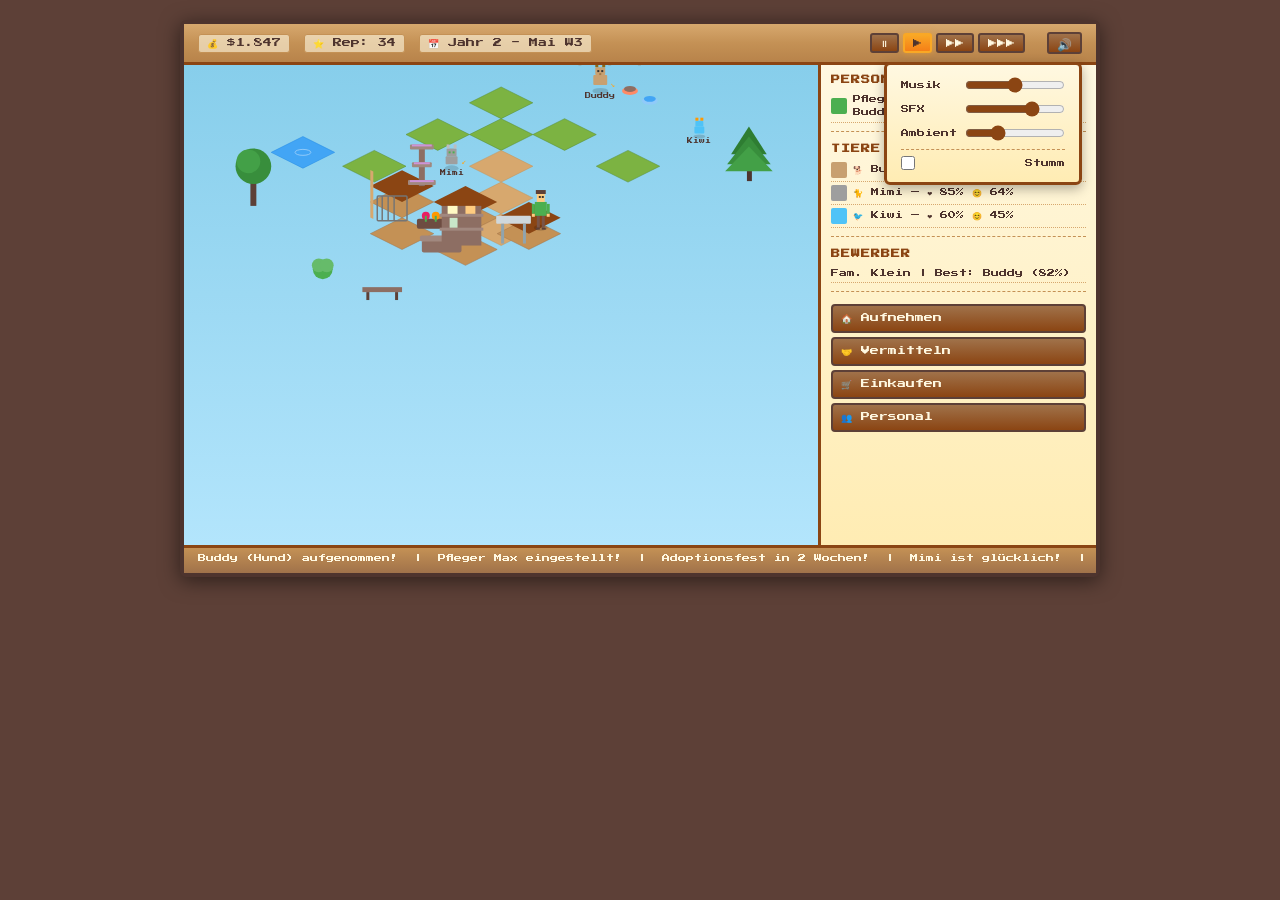
<file: .superpowers/brainstorm/7892-1775830442/content/full-ui-preview.html>
<!DOCTYPE html>
<html lang="de">
<head>
<meta charset="UTF-8">
<title>JujuPets — Full UI Preview</title>
<style>
  @import url('https://fonts.googleapis.com/css2?family=Press+Start+2P&display=swap');
  * { margin: 0; padding: 0; box-sizing: border-box; }
  body { background: #5D4037; font-family: 'Press Start 2P', monospace; font-size: 9px; display: flex; justify-content: center; padding: 20px; color: #4E342E; }

  #game-container { width: 920px; background: #8B4513; border: 4px solid #4E342E; border-radius: 6px; box-shadow: 0 4px 20px rgba(0,0,0,0.5); }

  /* Stats bar */
  #stats-bar {
    display: flex; align-items: center; gap: 14px; padding: 8px 14px;
    background: linear-gradient(180deg, #D7A86E 0%, #C49155 50%, #B8834A 100%);
    border-bottom: 3px solid #8B4513; position: relative;
  }
  #stats-bar .stat { background: rgba(255,248,225,0.6); padding: 3px 8px; border-radius: 3px; border: 1px solid #C49155; }
  .speed-btn, #mute-btn {
    background: linear-gradient(180deg, #A0724A, #8B4513); color: #FFF8E1;
    border: 2px solid #5D4037; padding: 3px 8px; font-family: inherit; font-size: 9px; cursor: pointer; border-radius: 3px;
  }
  .speed-btn.active { background: linear-gradient(180deg, #F9A825, #F57F17); color: #4E342E; border-color: #F9A825; box-shadow: 0 0 6px rgba(249,168,37,0.5); }
  #speed-controls { display: flex; gap: 4px; margin-left: auto; }
  #mute-btn { margin-left: 8px; font-size: 12px; line-height: 1; }

  /* Volume popup */
  #volume-popup {
    position: absolute; top: 38px; right: 14px; z-index: 50;
    background: linear-gradient(180deg, #FFF8E1, #FFECB3);
    border: 3px solid #8B4513; border-radius: 6px; padding: 12px 14px;
    box-shadow: 0 4px 12px rgba(0,0,0,0.3); min-width: 180px;
  }
  #volume-popup label { display: flex; align-items: center; justify-content: space-between; gap: 8px; margin-bottom: 8px; font-size: 8px; white-space: nowrap; }
  #volume-popup label:last-child { margin-bottom: 0; margin-top: 4px; padding-top: 6px; border-top: 1px dashed #C49155; }
  #volume-popup input[type="range"] { width: 100px; accent-color: #8B4513; }
  #volume-popup input[type="checkbox"] { accent-color: #8B4513; width: 14px; height: 14px; }

  /* Main area */
  #main-area { display: flex; }

  /* Canvas area (mockup) */
  #canvas-area {
    width: 640px; height: 480px; position: relative; overflow: hidden;
    background: linear-gradient(180deg, #87CEEB 0%, #B3E5FC 100%);
    cursor: grab;
  }

  /* Side panel */
  #side-panel {
    width: 280px; padding: 10px;
    background: linear-gradient(180deg, #FFF8E1 0%, #FFECB3 100%);
    border-left: 3px solid #8B4513; overflow-y: auto; max-height: 480px;
  }
  .panel-section { margin-bottom: 12px; padding-bottom: 8px; border-bottom: 1px dashed #C49155; }
  .panel-section:last-child { border-bottom: none; }
  .panel-section h3 { color: #8B4513; font-size: 9px; margin-bottom: 6px; text-transform: uppercase; letter-spacing: 1px; }

  .action-btn {
    display: block; width: 100%; padding: 7px 8px; margin-bottom: 4px;
    background: linear-gradient(180deg, #A0724A, #8B4513); color: #FFF8E1;
    border: 2px solid #5D4037; font-family: inherit; font-size: 9px; cursor: pointer; border-radius: 4px; text-align: left;
  }
  .action-btn:hover { background: linear-gradient(180deg, #C49155, #A0724A); border-color: #F9A825; }

  /* Staff/animal entries with portraits */
  .entry { display: flex; align-items: center; gap: 6px; padding: 3px 0; border-bottom: 1px dotted #D7A86E; font-size: 8px; line-height: 1.6; }
  .portrait { width: 16px; height: 16px; border-radius: 2px; flex-shrink: 0; image-rendering: pixelated; }

  /* Event ticker */
  #event-ticker {
    padding: 6px 14px;
    background: linear-gradient(180deg, #C49155, #A0724A);
    border-top: 3px solid #8B4513; font-size: 8px; color: #FFF8E1;
    min-height: 28px; overflow: hidden; white-space: nowrap;
  }
  .ticker-scroll {
    display: inline-block;
    animation: ticker-scroll 25s linear infinite;
  }
  @keyframes ticker-scroll {
    0% { transform: translateX(100%); }
    100% { transform: translateX(-100%); }
  }

  /* Isometric tile mockups */
  .iso-tile { position: absolute; }
  .iso-animal { position: absolute; width: 28px; height: 28px; image-rendering: pixelated; }
  .iso-staff { position: absolute; width: 24px; height: 36px; image-rendering: pixelated; }
  .iso-deco { position: absolute; image-rendering: pixelated; }

  /* Particle effects */
  .particle { position: absolute; animation: float-up 2s ease-out forwards; pointer-events: none; }
  @keyframes float-up { 0% { opacity: 1; transform: translateY(0); } 100% { opacity: 0; transform: translateY(-30px); } }

  /* Direction indicator arrows */
  .dir-arrow { font-size: 6px; position: absolute; bottom: -2px; right: -2px; }

  /* Dialog overlay */
  #dialog-overlay {
    position: fixed; top: 0; left: 0; width: 100%; height: 100%;
    background: rgba(0,0,0,0.5); display: flex; justify-content: center; align-items: center; z-index: 100;
  }
  #dialog-box {
    background: linear-gradient(180deg, #FFF8E1, #FFECB3);
    border: 4px solid #8B4513; border-radius: 8px; padding: 18px;
    max-width: 400px; width: 90%;
    box-shadow: 0 4px 24px rgba(0,0,0,0.4), inset 0 1px 0 rgba(255,255,255,0.3);
  }
  #dialog-title { color: #8B4513; margin-bottom: 10px; font-size: 11px; }
  #dialog-content { margin-bottom: 14px; font-size: 9px; line-height: 1.8; }
  .dialog-btn {
    padding: 7px 18px; background: linear-gradient(180deg, #A0724A, #8B4513);
    color: #FFF8E1; border: 2px solid #5D4037; font-family: inherit; font-size: 9px; cursor: pointer; border-radius: 4px;
  }
</style>
</head>
<body>
<div id="game-container">

  <!-- STATS BAR -->
  <div id="stats-bar">
    <span class="stat">💰 $1.847</span>
    <span class="stat">⭐ Rep: 34</span>
    <span class="stat">📅 Jahr 2 - Mai W3</span>
    <div id="speed-controls">
      <button class="speed-btn">⏸</button>
      <button class="speed-btn active">▶</button>
      <button class="speed-btn">▶▶</button>
      <button class="speed-btn">▶▶▶</button>
    </div>
    <button id="mute-btn" onclick="document.getElementById('volume-popup').classList.toggle('hidden')">🔊</button>
    <div id="volume-popup">
      <label>Musik <input type="range" min="0" max="100" value="50"></label>
      <label>SFX <input type="range" min="0" max="100" value="70"></label>
      <label>Ambient <input type="range" min="0" max="100" value="30"></label>
      <label><input type="checkbox"> Stumm</label>
    </div>
  </div>

  <!-- MAIN AREA -->
  <div id="main-area">

    <!-- ISOMETRIC CANVAS (SVG Mockup) -->
    <div id="canvas-area">
      <svg viewBox="0 0 640 480" style="width:100%;height:100%;">
        <!-- Sky already via CSS gradient -->

        <!-- Ground tiles (isometric diamonds) -->
        <g transform="translate(320, 20)">
          <!-- Grass tiles -->
          <g fill="#7CB342" stroke="#558B2F" stroke-width="0.5">
            <polygon points="0,0 32,16 0,32 -32,16"/>
            <polygon points="64,32 96,48 64,64 32,48"/>
            <polygon points="-64,32 -32,48 -64,64 -96,48"/>
            <polygon points="0,32 32,48 0,64 -32,48"/>
            <polygon points="128,64 160,80 128,96 96,80"/>
            <polygon points="-128,64 -96,80 -128,96 -160,80"/>
          </g>

          <!-- Path tiles -->
          <g fill="#D7A86E" stroke="#C49155" stroke-width="0.5">
            <polygon points="0,64 32,80 0,96 -32,80"/>
            <polygon points="0,96 32,112 0,128 -32,112"/>
            <polygon points="0,128 32,144 0,160 -32,144"/>
          </g>

          <!-- Building (cutaway) -->
          <g transform="translate(-100, 100)">
            <!-- Floor -->
            <g fill="#C49155" stroke="#A0724A" stroke-width="0.5">
              <polygon points="0,0 32,16 0,32 -32,16"/>
              <polygon points="64,16 96,32 64,48 32,32"/>
              <polygon points="128,32 160,48 128,64 96,48"/>
              <polygon points="0,32 32,48 0,64 -32,48"/>
              <polygon points="64,48 96,64 64,80 32,64"/>
            </g>
            <!-- Back wall -->
            <g fill="#8B4513">
              <polygon points="0,-16 32,0 0,16 -32,0"/>
              <polygon points="64,0 96,16 64,32 32,16"/>
              <polygon points="128,16 160,32 128,48 96,32"/>
            </g>
            <!-- Wall faces -->
            <g fill="#D7A86E">
              <rect x="-32" y="0" width="3" height="48" transform="skewY(27)"/>
            </g>

            <!-- Furniture: Counter -->
            <rect x="20" y="55" width="40" height="12" rx="2" fill="#8D6E63"/>
            <rect x="18" y="50" width="44" height="6" rx="2" fill="#A1887F"/>

            <!-- Furniture: Treatment table -->
            <rect x="95" y="30" width="35" height="8" rx="1" fill="#CFD8DC"/>
            <rect x="100" y="38" width="3" height="20" fill="#90A4AE"/>
            <rect x="122" y="38" width="3" height="20" fill="#90A4AE"/>

            <!-- Cage -->
            <g stroke="#757575" stroke-width="1.5" fill="none">
              <rect x="-25" y="10" width="30" height="25" rx="1"/>
              <line x1="-20" y1="10" x2="-20" y2="35"/>
              <line x1="-14" y1="10" x2="-14" y2="35"/>
              <line x1="-8" y1="10" x2="-8" y2="35"/>
            </g>
          </g>

          <!-- Fence (dog run) -->
          <g transform="translate(80, -30)">
            <g fill="#8B4513">
              <rect x="-2" y="-8" width="3" height="16"/>
              <rect x="28" y="-8" width="3" height="16"/>
              <rect x="58" y="-8" width="3" height="16"/>
            </g>
            <g fill="#A0724A">
              <rect x="-2" y="-4" width="63" height="2"/>
              <rect x="-2" y="2" width="63" height="2"/>
            </g>
          </g>

          <!-- Trees -->
          <g transform="translate(-250, 80)">
            <rect x="-3" y="10" width="6" height="30" fill="#5D4037"/>
            <circle cx="0" cy="0" r="18" fill="#388E3C"/>
            <circle cx="-5" cy="-5" r="12" fill="#43A047"/>
          </g>
          <g transform="translate(250, 50)">
            <rect x="-2" y="20" width="5" height="25" fill="#4E342E"/>
            <polygon points="0,-10 18,18 -18,18" fill="#2E7D32"/>
            <polygon points="0,0 22,28 -22,28" fill="#388E3C"/>
            <polygon points="0,10 24,35 -24,35" fill="#43A047"/>
          </g>

          <!-- Bush -->
          <g transform="translate(-180, 180)">
            <circle cx="0" cy="4" r="10" fill="#4CAF50"/>
            <circle cx="-4" cy="0" r="7" fill="#66BB6A"/>
            <circle cx="4" cy="0" r="7" fill="#66BB6A"/>
          </g>

          <!-- Bench -->
          <g transform="translate(-120, 200)">
            <rect x="-20" y="2" width="40" height="5" fill="#8D6E63"/>
            <rect x="-16" y="7" width="3" height="8" fill="#5D4037"/>
            <rect x="13" y="7" width="3" height="8" fill="#5D4037"/>
          </g>

          <!-- Water -->
          <g transform="translate(-200, 50)">
            <polygon points="0,0 32,16 0,32 -32,16" fill="#42A5F5" stroke="#1E88E5" stroke-width="0.5"/>
            <ellipse cx="0" cy="16" rx="8" ry="3" fill="none" stroke="#90CAF9" stroke-width="1"/>
          </g>

          <!-- ANIMALS (with direction indicators) -->

          <!-- Dog (facing South-East) -->
          <g transform="translate(100, -10)">
            <ellipse cx="0" cy="14" rx="8" ry="3" fill="rgba(0,0,0,0.15)"/>
            <rect x="-7" y="-2" width="14" height="10" rx="1" fill="#C8A070"/>
            <rect x="-5" y="-10" width="10" height="8" rx="1" fill="#C8A070"/>
            <rect x="-5" y="-14" width="3" height="4" fill="#8B6914"/>
            <rect x="2" y="-14" width="3" height="4" fill="#8B6914"/>
            <rect x="-3" y="-7" width="2" height="2" fill="#333"/>
            <rect x="1" y="-7" width="2" height="2" fill="#333"/>
            <rect x="-1" y="-4" width="2" height="2" fill="#A07848"/>
            <text x="0" y="22" text-anchor="middle" fill="#4E342E" font-size="6" font-family="'Press Start 2P'">Buddy</text>
            <!-- Direction arrow -->
            <text x="10" y="10" fill="#F9A825" font-size="8">↘</text>
            <!-- Heart particle -->
            <text x="-5" y="-20" fill="#E91E63" font-size="8" class="particle">♥</text>
          </g>

          <!-- Cat (facing West) -->
          <g transform="translate(-50, 70)">
            <ellipse cx="0" cy="12" rx="7" ry="3" fill="rgba(0,0,0,0.15)"/>
            <rect x="-6" y="0" width="12" height="8" rx="1" fill="#9E9E9E"/>
            <rect x="-5" y="-8" width="10" height="8" rx="1" fill="#9E9E9E"/>
            <rect x="-5" y="-12" width="3" height="4" fill="#BDBDBD"/>
            <rect x="2" y="-12" width="3" height="4" fill="#BDBDBD"/>
            <rect x="-3" y="-5" width="2" height="2" fill="#4CAF50"/>
            <rect x="1" y="-5" width="2" height="2" fill="#4CAF50"/>
            <text x="0" y="20" text-anchor="middle" fill="#4E342E" font-size="6" font-family="'Press Start 2P'">Mimi</text>
            <text x="10" y="8" fill="#F9A825" font-size="8">↙</text>
          </g>

          <!-- Bird -->
          <g transform="translate(200, 40)">
            <ellipse cx="0" cy="10" rx="6" ry="2" fill="rgba(0,0,0,0.15)"/>
            <rect x="-5" y="0" width="10" height="7" rx="1" fill="#4FC3F7"/>
            <rect x="-4" y="-6" width="8" height="6" rx="1" fill="#4FC3F7"/>
            <rect x="-4" y="-9" width="3" height="3" fill="#FF9800"/>
            <rect x="1" y="-9" width="3" height="3" fill="#FF9800"/>
            <text x="0" y="18" text-anchor="middle" fill="#4E342E" font-size="6" font-family="'Press Start 2P'">Kiwi</text>
            <!-- Music note particle -->
            <text x="8" y="-12" fill="#7E57C2" font-size="10" class="particle">♪</text>
          </g>

          <!-- Staff (Caretaker, facing South, walking) -->
          <g transform="translate(40, 120)">
            <ellipse cx="0" cy="22" rx="7" ry="3" fill="rgba(0,0,0,0.15)"/>
            <!-- Legs -->
            <rect x="-4" y="8" width="3" height="14" fill="#795548"/>
            <rect x="1" y="8" width="3" height="14" fill="#795548"/>
            <!-- Shoes -->
            <rect x="-5" y="22" width="4" height="2" fill="#5D4037"/>
            <rect x="1" y="22" width="4" height="2" fill="#5D4037"/>
            <!-- Body (green shirt) -->
            <rect x="-6" y="-4" width="12" height="14" fill="#4CAF50"/>
            <!-- Arms -->
            <rect x="-9" y="-2" width="3" height="10" fill="#4CAF50"/>
            <rect x="6" y="-2" width="3" height="10" fill="#4CAF50"/>
            <!-- Hands -->
            <rect x="-9" y="8" width="3" height="3" fill="#FFCC80"/>
            <rect x="6" y="8" width="3" height="3" fill="#FFCC80"/>
            <!-- Head -->
            <rect x="-4" y="-14" width="8" height="10" fill="#FFCC80"/>
            <!-- Hair -->
            <rect x="-5" y="-16" width="10" height="4" fill="#5D4037"/>
            <!-- Eyes -->
            <rect x="-2" y="-10" width="2" height="2" fill="#333"/>
            <rect x="1" y="-10" width="2" height="2" fill="#333"/>
            <!-- Sparkle particle -->
            <text x="10" y="-5" fill="#FFF" font-size="8" class="particle">✦</text>
          </g>

          <!-- Food bowl -->
          <g transform="translate(130, 0)">
            <ellipse cx="0" cy="4" rx="8" ry="4" fill="#FF8A65"/>
            <ellipse cx="0" cy="2" rx="6" ry="3" fill="#8D6E63"/>
          </g>

          <!-- Water bowl -->
          <g transform="translate(150, 10)">
            <ellipse cx="0" cy="4" rx="8" ry="4" fill="#90CAF9"/>
            <ellipse cx="0" cy="2" rx="6" ry="3" fill="#42A5F5"/>
          </g>

          <!-- Climbing tree (cat area) -->
          <g transform="translate(-80, 80)">
            <rect x="-3" y="-20" width="6" height="40" fill="#8D6E63"/>
            <rect x="-12" y="-22" width="24" height="5" rx="1" fill="#A1887F"/>
            <rect x="-10" y="-4" width="20" height="5" rx="1" fill="#A1887F"/>
            <rect x="-14" y="14" width="28" height="5" rx="1" fill="#A1887F"/>
            <rect x="-10" y="-22" width="20" height="2" fill="#CE93D8"/>
            <rect x="-8" y="-4" width="16" height="2" fill="#CE93D8"/>
            <rect x="-12" y="14" width="24" height="2" fill="#CE93D8"/>
          </g>

          <!-- Flower bed -->
          <g transform="translate(-60, 130)">
            <rect x="-25" y="3" width="50" height="10" rx="2" fill="#6D4C41"/>
            <circle cx="-16" cy="0" r="4" fill="#E91E63"/>
            <circle cx="-6" cy="0" r="4" fill="#FF9800"/>
            <circle cx="4" cy="0" r="4" fill="#FFEB3B"/>
            <circle cx="14" cy="0" r="4" fill="#9C27B0"/>
            <g fill="#4CAF50"><rect x="-17" y="0" width="2" height="6"/><rect x="-7" y="0" width="2" height="6"/><rect x="3" y="0" width="2" height="6"/><rect x="13" y="0" width="2" height="6"/></g>
          </g>

          <!-- Shelf (inside building) -->
          <g transform="translate(-40, 140)">
            <rect x="-20" y="-20" width="40" height="40" fill="#8D6E63"/>
            <rect x="-22" y="-12" width="44" height="3" fill="#A1887F"/>
            <rect x="-22" y="2" width="44" height="3" fill="#A1887F"/>
            <rect x="-14" y="-20" width="10" height="8" fill="#FFF9C4"/>
            <rect x="4" y="-20" width="10" height="8" fill="#FFCC80"/>
            <rect x="-12" y="-8" width="8" height="10" fill="#C8E6C9"/>
          </g>
        </g>
      </svg>
    </div>

    <!-- SIDE PANEL -->
    <div id="side-panel">
      <div class="panel-section">
        <h3>Personal</h3>
        <div class="entry">
          <canvas class="portrait" width="16" height="16" style="background:#4CAF50;"></canvas>
          <span>Pfleger Max Lv.2 | E:67% | → Buddy</span>
        </div>
      </div>

      <div class="panel-section">
        <h3>Tiere</h3>
        <div class="entry">
          <canvas class="portrait" width="16" height="16" style="background:#C8A070;"></canvas>
          <span>🐕 Buddy — ❤️ 72% 😊 81%</span>
        </div>
        <div class="entry">
          <canvas class="portrait" width="16" height="16" style="background:#9E9E9E;"></canvas>
          <span>🐈 Mimi — ❤️ 85% 😊 64%</span>
        </div>
        <div class="entry">
          <canvas class="portrait" width="16" height="16" style="background:#4FC3F7;"></canvas>
          <span>🐦 Kiwi — ❤️ 60% 😊 45%</span>
        </div>
      </div>

      <div class="panel-section">
        <h3>Bewerber</h3>
        <div class="entry">
          <span>Fam. Klein | Best: Buddy (82%)</span>
        </div>
      </div>

      <div class="panel-section">
        <button class="action-btn">🏠 Aufnehmen</button>
        <button class="action-btn">🤝 Vermitteln</button>
        <button class="action-btn">🛒 Einkaufen</button>
        <button class="action-btn">👥 Personal</button>
      </div>
    </div>
  </div>

  <!-- EVENT TICKER (animated) -->
  <div id="event-ticker">
    <span class="ticker-scroll">
      Buddy (Hund) aufgenommen! &nbsp;|&nbsp; Pfleger Max eingestellt! &nbsp;|&nbsp; Adoptionsfest in 2 Wochen! &nbsp;|&nbsp; Mimi ist glücklich! &nbsp;|&nbsp; Spende erhalten: $150
    </span>
  </div>

</div>

<!-- DIALOG OVERLAY (example) -->
<div id="dialog-overlay" style="display:none;">
  <div id="dialog-box">
    <div id="dialog-title">Tier aufnehmen</div>
    <div id="dialog-content">
      <button class="action-btn" style="margin-bottom:6px;">🐕 Hund (Kosten: $45)</button>
      <button class="action-btn">🐈 Katze (Kosten: $36)</button>
    </div>
    <div style="text-align:right;">
      <button class="dialog-btn">Abbrechen</button>
    </div>
  </div>
</div>

<script>
// Auto-hide volume popup after 3s for demo
setTimeout(() => {
  document.getElementById('volume-popup').classList.add('hidden');
}, 3000);
</script>
</body>
</html>
</file>
<file: css/style.css>
@import url('https://fonts.googleapis.com/css2?family=Press+Start+2P&display=swap');
* { margin: 0; padding: 0; box-sizing: border-box; }

body { background: #1a1a1a; color: #e0e0e0; font-family: 'Segoe UI', Arial, sans-serif; font-size: 11px; display: flex; justify-content: center; align-items: center; min-height: 100vh; overflow: hidden; }

#game-container { width: 960px; background: #222; border: 2px solid #444; border-radius: 2px; }

#stats-bar { display: flex; align-items: center; gap: 16px; padding: 6px 12px; background: #1a1a1a; border-bottom: 1px solid #333; font-size: 11px; color: #ccc; position: relative; }

#stats-bar span { color: #e0e0e0; }

.speed-btn { background: #333; color: #ccc; border: 1px solid #555; padding: 3px 10px; font-size: 10px; cursor: pointer; border-radius: 2px; font-family: inherit; }
.speed-btn:hover { background: #444; }
.speed-btn.active { background: #555; color: #fff; border-color: #888; }
#speed-controls { display: flex; gap: 2px; margin-left: auto; }

#mute-btn { background: none; border: none; color: #888; cursor: pointer; font-size: 14px; margin-left: 10px; }
#mute-btn:hover { color: #fff; }

#volume-popup { position: absolute; top: 34px; right: 12px; background: #2a2a2a; border: 2px solid #555; border-radius: 4px; padding: 10px 12px; z-index: 50; box-shadow: 0 4px 12px rgba(0,0,0,0.5); min-width: 180px; }
#volume-popup.hidden { display: none; }
#volume-popup label { display: flex; align-items: center; justify-content: space-between; gap: 8px; margin-bottom: 6px; font-size: 9px; color: #ccc; white-space: nowrap; }
#volume-popup label:last-child { margin-bottom: 0; margin-top: 4px; padding-top: 6px; border-top: 1px solid #444; }
#volume-popup input[type="range"] { width: 90px; accent-color: #4CAF50; cursor: pointer; }
#volume-popup input[type="checkbox"] { accent-color: #4CAF50; cursor: pointer; width: 13px; height: 13px; }

#main-area { display: flex; }

#shelter-canvas { display: block; width: 680px; height: 500px; image-rendering: pixelated; image-rendering: crisp-edges; cursor: grab; background: #3a5a2a; }
#shelter-canvas:active { cursor: grabbing; }

#side-panel { width: 280px; padding: 10px; background: #222; border-left: 1px solid #333; font-size: 10px; overflow-y: auto; max-height: 500px; color: #e0e0e0; }

.panel-section { margin-bottom: 10px; }
.panel-section h3 { color: #888; font-size: 9px; text-transform: uppercase; letter-spacing: 1px; margin-bottom: 6px; padding-bottom: 4px; border-bottom: 1px solid #333; }

.action-btn { display: block; width: 100%; padding: 6px 8px; margin-bottom: 3px; background: #333; color: #ccc; border: 1px solid #555; font-family: inherit; font-size: 10px; cursor: pointer; border-radius: 2px; text-align: left; }
.action-btn:hover { background: #444; color: #fff; border-color: #888; }

#event-ticker { padding: 5px 12px; background: #1a1a1a; border-top: 1px solid #333; font-size: 9px; color: #888; min-height: 24px; overflow: hidden; white-space: nowrap; }
.ticker-text { display: inline-block; animation: ticker-scroll 30s linear infinite; }
@keyframes ticker-scroll { 0% { transform: translateX(100%); } 100% { transform: translateX(-200%); } }

#dialog-overlay { position: fixed; top: 0; left: 0; width: 100%; height: 100%; background: rgba(0,0,0,0.6); display: flex; justify-content: center; align-items: center; z-index: 100; }
#dialog-overlay.hidden { display: none; }
#dialog-box { background: #2a2a2a; border: 2px solid #555; border-radius: 4px; padding: 16px; max-width: 420px; width: 90%; box-shadow: 0 4px 16px rgba(0,0,0,0.5); }
#dialog-title { color: #e0e0e0; margin-bottom: 10px; font-size: 12px; }
#dialog-content { margin-bottom: 14px; font-size: 10px; line-height: 1.8; }
#dialog-buttons { display: flex; gap: 8px; justify-content: flex-end; }
#dialog-buttons button { padding: 6px 16px; background: #333; color: #ccc; border: 1px solid #555; font-family: inherit; font-size: 10px; cursor: pointer; border-radius: 2px; }
#dialog-buttons button:hover { background: #444; border-color: #888; color: #fff; }

.hidden { display: none !important; }
.staff-entry, .applicant-entry { padding: 3px 0; border-bottom: 1px solid #333; font-size: 9px; line-height: 1.6; display: flex; align-items: center; gap: 6px; }
.mini-portrait { width: 18px; height: 18px; border-radius: 50%; border: 1.5px solid #555; display: inline-block; flex-shrink: 0; }
</file>
